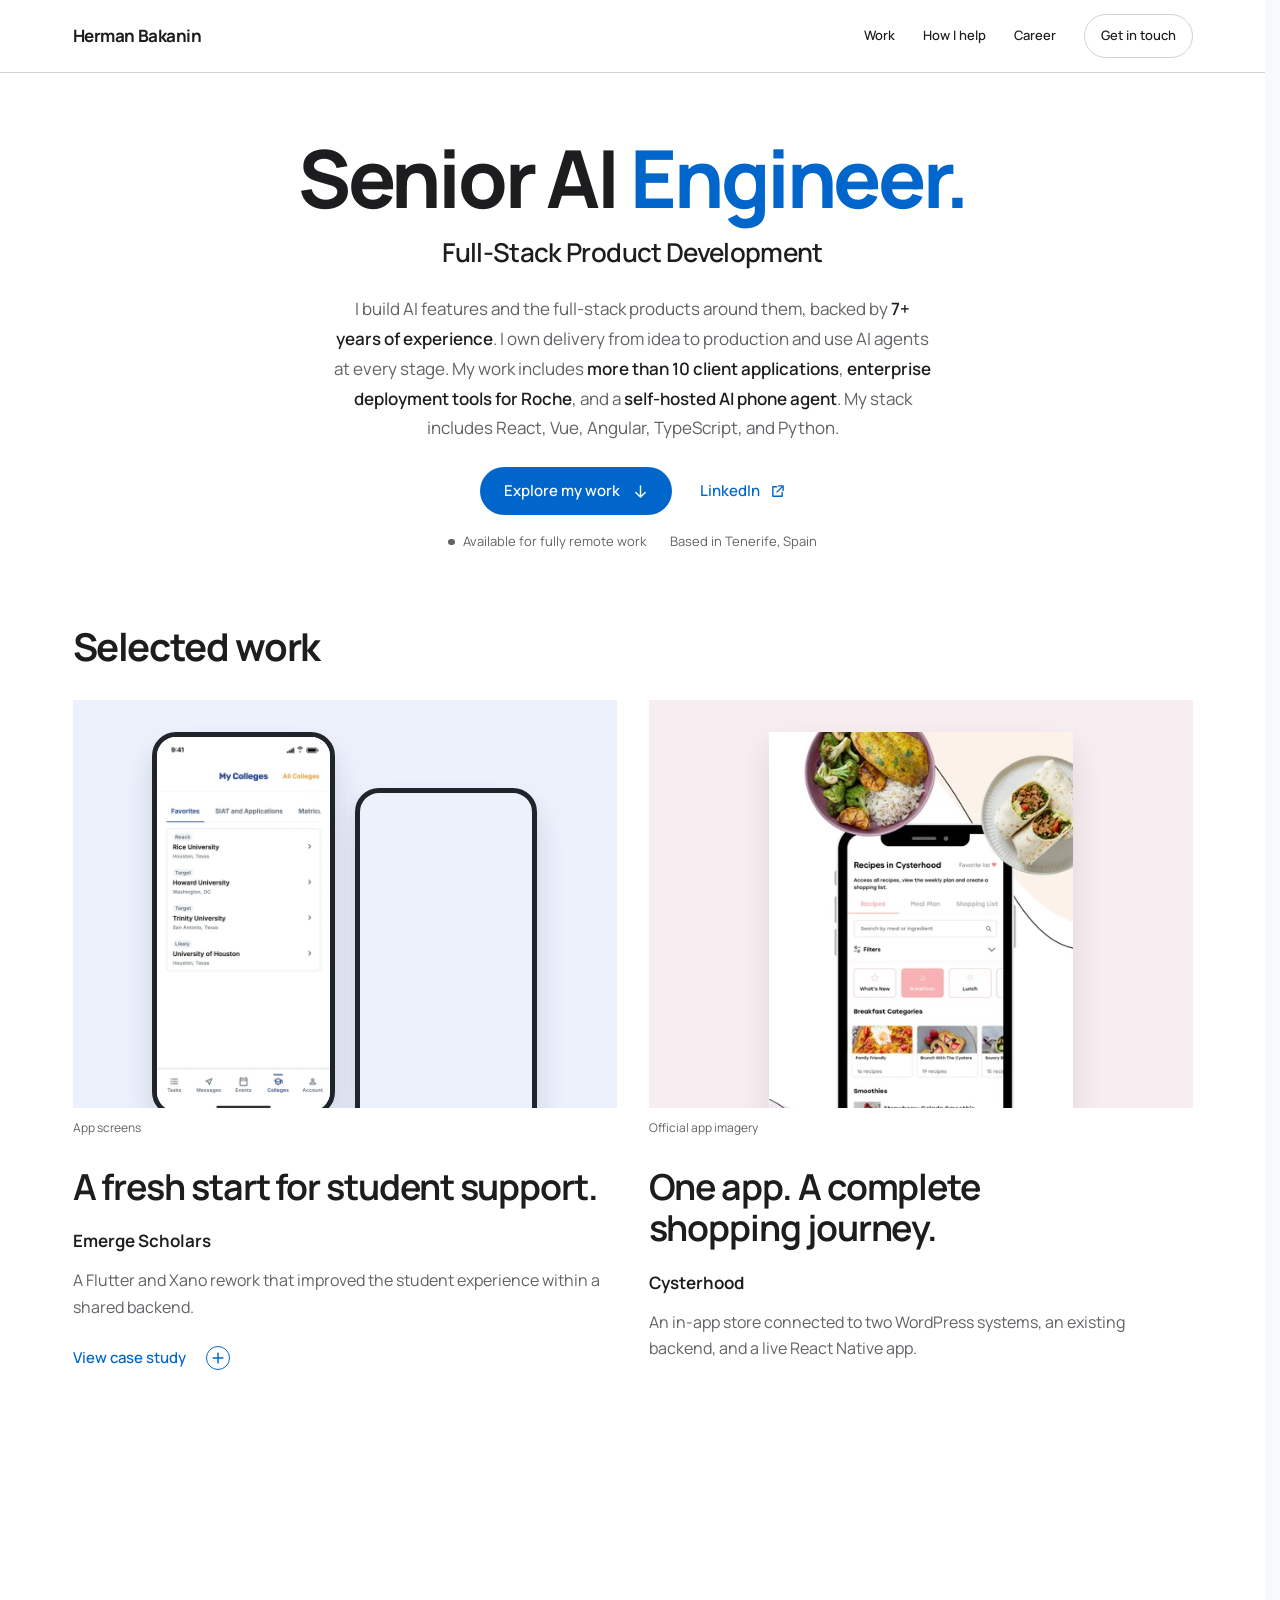
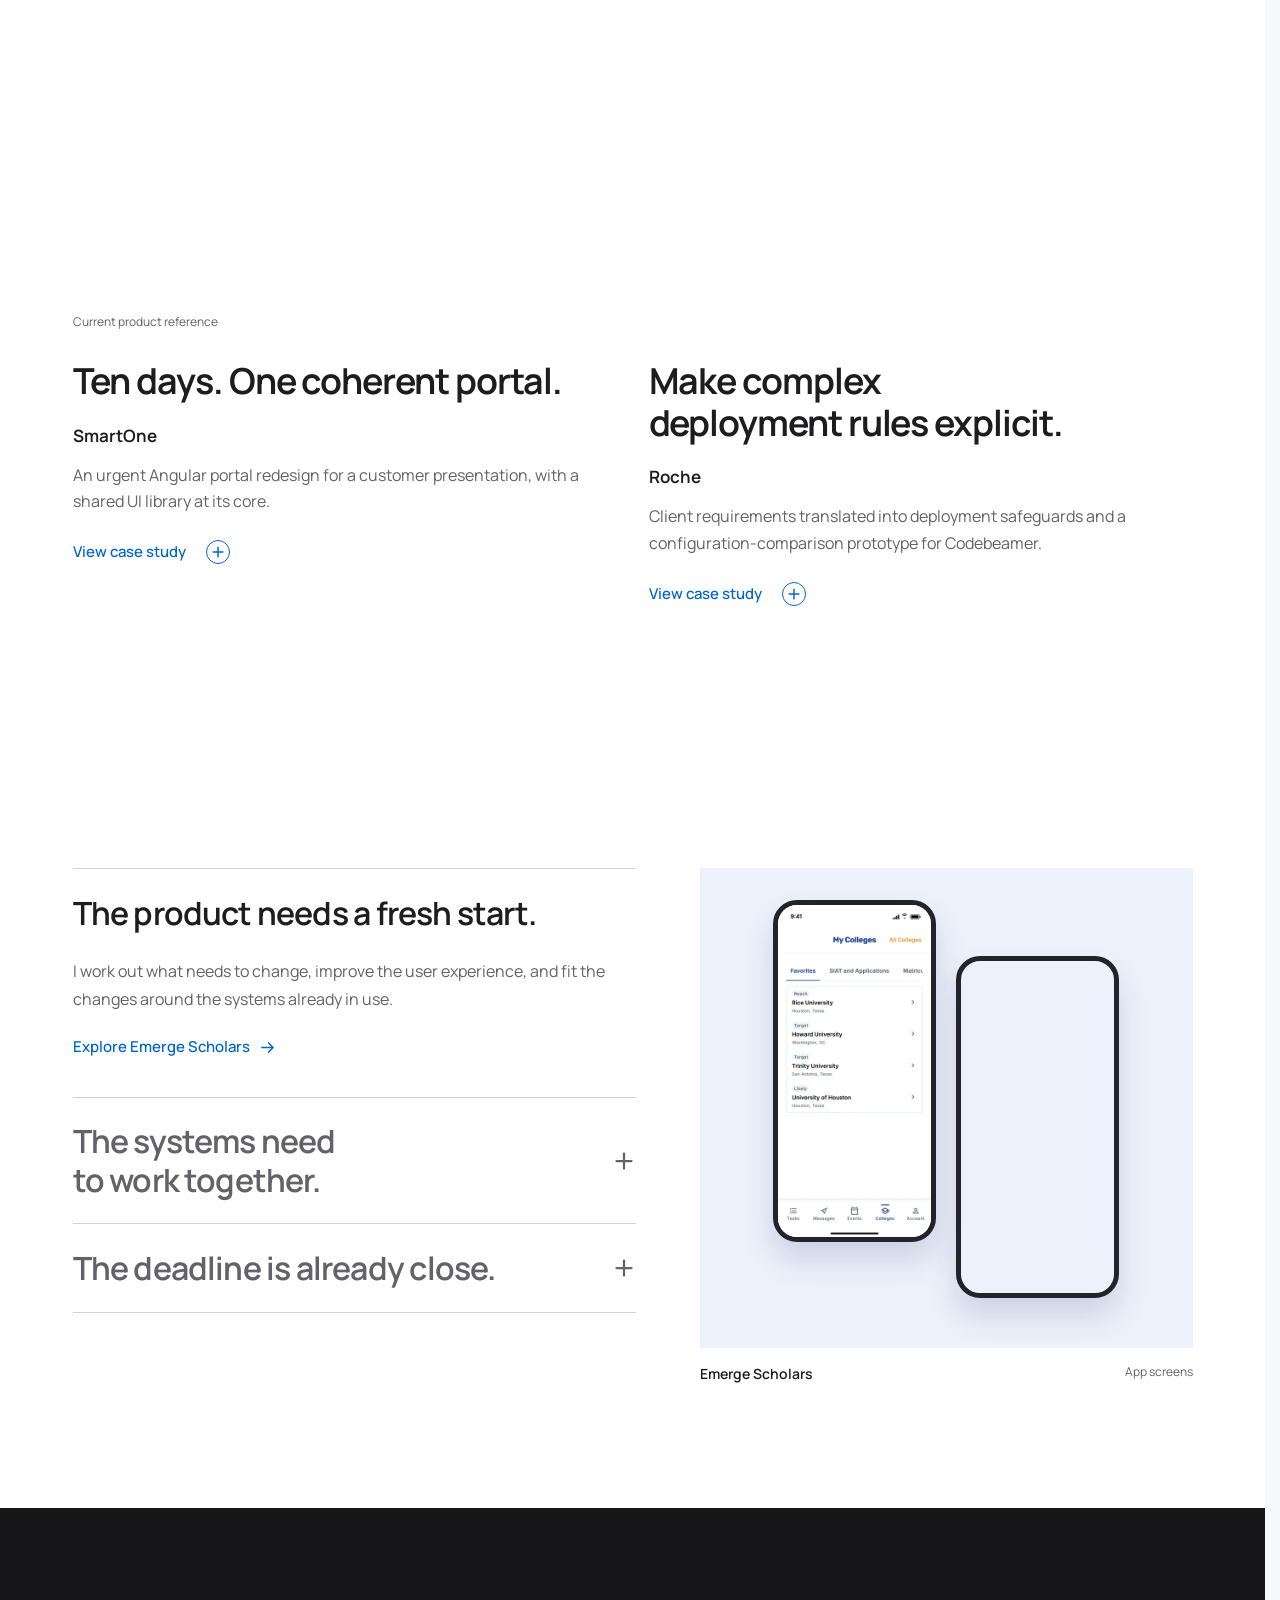
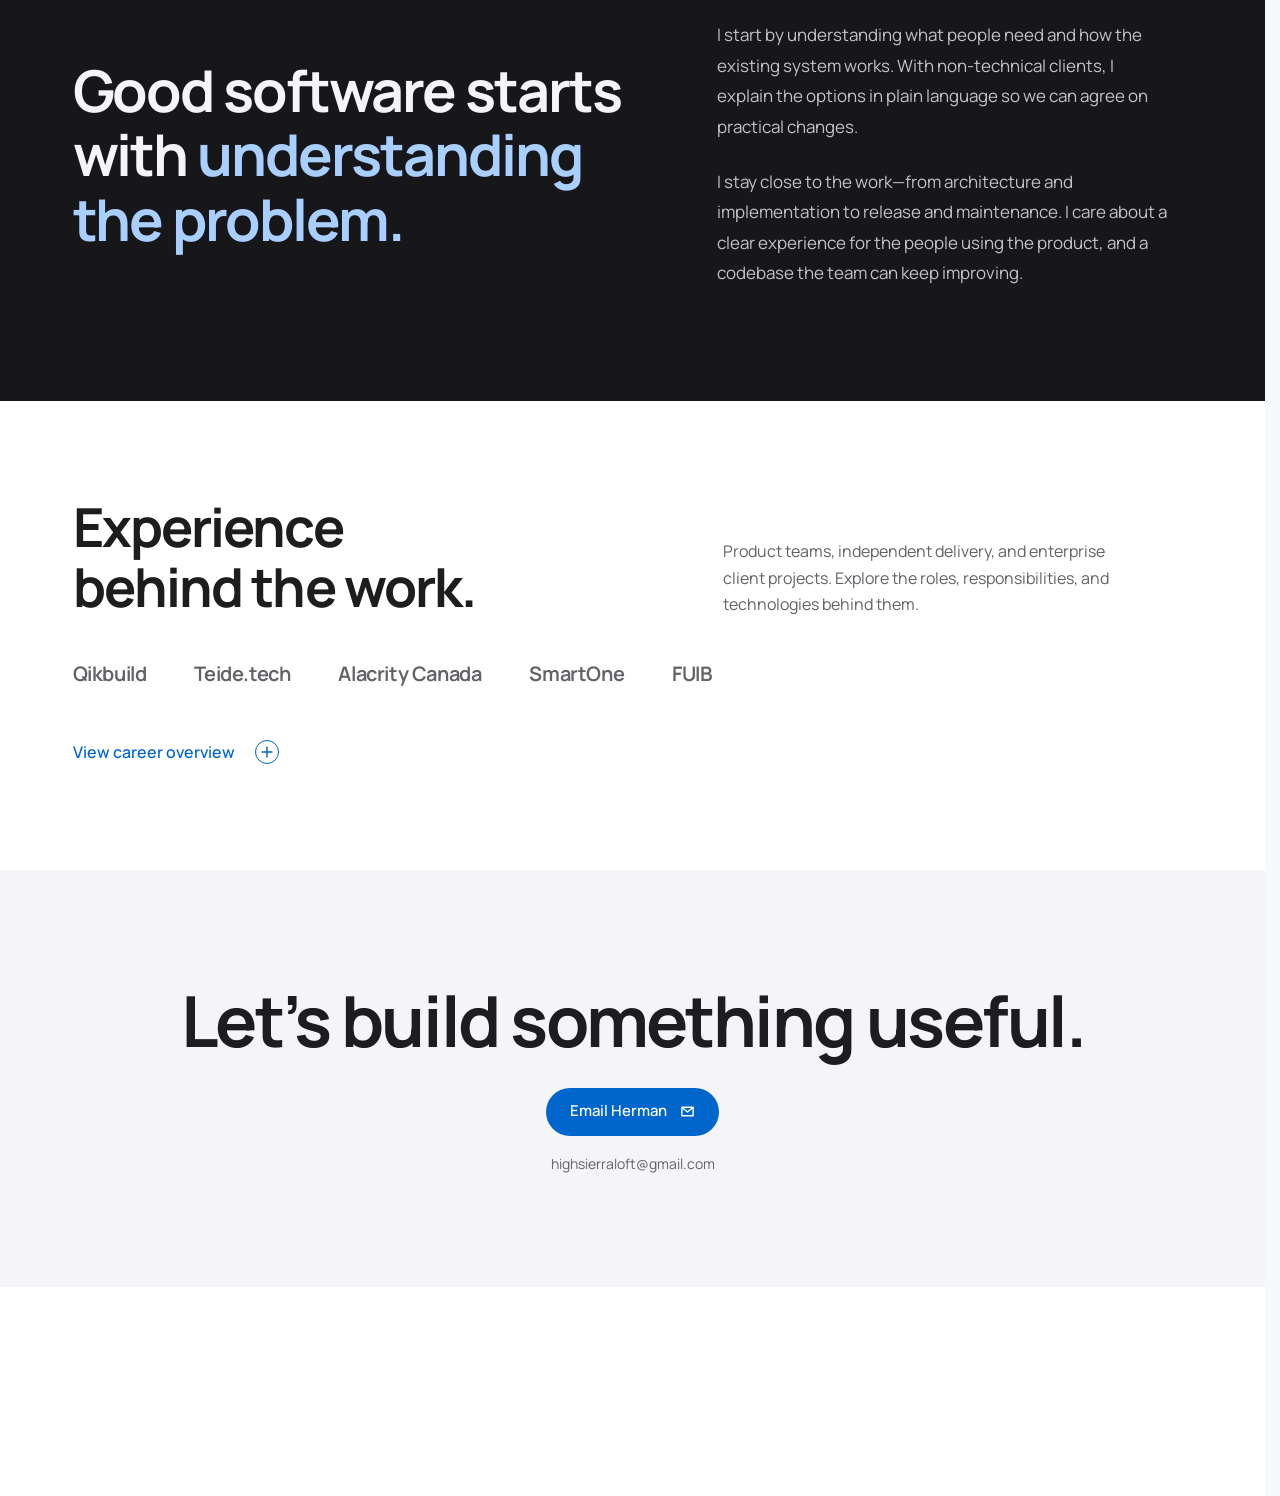
<file: index.html>
<!DOCTYPE html><html lang="en"><head><meta charset="UTF-8"><meta name="viewport" content="width=device-width, initial-scale=1"><link rel="preload" href="/_astro/manrope-latin-wght-normal.DHIcAJRg.woff2" as="font" type="font/woff2" crossorigin><meta name="description" content="I build AI features and the full-stack products around them, backed by 7+ years of experience. I own delivery from idea to production and use AI agents at every stage. My work includes more than 10 client applications, enterprise deployment tools for Roche, and a self-hosted AI phone agent. My stack includes React, Vue, Angular, TypeScript, and Python."><meta name="author" content="Herman Bakanin"><meta name="robots" content="index, follow, max-snippet:-1, max-image-preview:large"><link rel="canonical" href="https://cv.evquee.com/"><meta property="og:type" content="profile"><meta property="og:title" content="Herman Bakanin — Senior AI Engineer"><meta property="og:description" content="I build AI features and the full-stack products around them, backed by 7+ years of experience. I own delivery from idea to production and use AI agents at every stage. My work includes more than 10 client applications, enterprise deployment tools for Roche, and a self-hosted AI phone agent. My stack includes React, Vue, Angular, TypeScript, and Python."><meta property="og:url" content="https://cv.evquee.com/"><meta property="og:site_name" content="Herman Bakanin"><meta name="twitter:card" content="summary"><meta name="twitter:title" content="Herman Bakanin — Senior AI Engineer"><meta name="twitter:description" content="I build AI features and the full-stack products around them, backed by 7+ years of experience. I own delivery from idea to production and use AI agents at every stage. My work includes more than 10 client applications, enterprise deployment tools for Roche, and a self-hosted AI phone agent. My stack includes React, Vue, Angular, TypeScript, and Python."><script type="application/ld+json">{"@context":"https://schema.org","@type":"ProfilePage","@id":"https://cv.evquee.com/#profile","url":"https://cv.evquee.com/","name":"Herman Bakanin — Senior AI Engineer","inLanguage":"en","mainEntity":{"@type":"Person","@id":"https://cv.evquee.com/#person","name":"Herman Bakanin","url":"https://cv.evquee.com/","jobTitle":"Senior AI Engineer","description":"I build AI features and the full-stack products around them, backed by 7+ years of experience. I own delivery from idea to production and use AI agents at every stage. My work includes more than 10 client applications, enterprise deployment tools for Roche, and a self-hosted AI phone agent. My stack includes React, Vue, Angular, TypeScript, and Python.","email":"highsierraloft@gmail.com","homeLocation":{"@type":"Place","name":"Tenerife, Spain"},"sameAs":["https://www.linkedin.com/in/herman-bakanin/"],"knowsAbout":["Claude Code","Codex","Cursor","AI-assisted SDLC","Agentic workflows","MCP","TypeScript","JavaScript","Python","SQL","Java (about 6 months)","React (about 5 years)","Vue (3 years)","Angular","HTML","CSS","Node.js","REST APIs","PostgreSQL","Firebase","Redis","Pinecone (vector database)","Spring Boot","Git","Automated Testing","CI/CD","Docker","OpenAPI"]}}</script><link rel="icon" type="image/svg+xml" href="/favicon.svg" sizes="any"><title>Herman Bakanin — Senior AI Engineer</title><style>@media screen and (prefers-reduced-motion: no-preference) {
  html[data-assembly-boot] :where(.builder-hero,#product-work > .builder-section__heading,#product-work .case-preview,#bring-me-in,#how-i-work,#career,#contact,.builder-footer, #case-viewer [data-case-body] > :not(.case-toolbar):not(.detail-footer)) { opacity: 0 !important; }
}</style><script data-assembly data-stylesheet="/_astro/assembly.BFaO5-Lb.css">
  (() => {
    const mount = document.currentScript;
    const root = document.documentElement;
    if (matchMedia("(prefers-reduced-motion: reduce)").matches) {
      mount.dataset.state = "reduced";
      return;
    }
    mount.dataset.state = "preparing";
    root.dataset.assemblyBoot = "";
    const showStatic = () => {
      if (mount.dataset.state !== "preparing") return;
      mount.dataset.state = "static";
      delete root.dataset.assemblyBoot;
    };
    setTimeout(showStatic, 2000);
    window.addEventListener("error", showStatic, { once: true });
    window.addEventListener("pagehide", showStatic, { once: true });
  })();
</script><script type="module" src="/_astro/AssemblyAnimation.astro_astro_type_script_index_0_lang.DvcsrJrO.js"></script><style>body[data-layout=web]{color:#1d1d1f;background:#fff}.builder-site{--builder-bg:#fff;--builder-panel:#f5f5f7;--builder-ink:#1d1d1f;--builder-muted:#626267;--builder-rule:#d2d2d7;--builder-blue:#06c;--builder-button:#06c;--builder-nav:#ffffffe0;--color-text:var(--builder-ink);--color-text-strong:var(--builder-ink);--color-text-muted:var(--builder-muted);--color-text-subtle:var(--builder-muted);--color-link:var(--builder-blue);--color-client:var(--builder-muted);--color-focus:var(--builder-blue);--color-rule:var(--builder-rule);background:var(--builder-bg);color:var(--builder-ink);scrollbar-color:var(--builder-muted) var(--builder-panel);caret-color:var(--builder-blue);overflow-wrap:anywhere;font-size:1.0625rem;line-height:1.65}.builder-site ::selection{color:#1d1d1f;background:#cce3fc}.builder-site h1,.builder-site h2,.builder-site h3,.builder-site h4{color:var(--builder-ink)}.builder-site a{text-decoration:none}.builder-site a:hover{color:var(--builder-blue)}.builder-site a:focus-visible{outline:3px solid var(--builder-blue);outline-offset:5px}.builder-site a:active{opacity:.72}.builder-site section,.builder-site [id$=-heading],#main-content{scroll-margin-top:6rem}.builder-site .icon{vertical-align:-.1em;flex:none;width:1em;height:1em;display:inline-block}.builder-skip{z-index:20;background:var(--builder-bg);padding:.75rem 1rem;position:fixed;top:.75rem;left:1rem;transform:translateY(-200%)}.builder-skip:focus{transform:translateY(0)}.builder-nav{z-index:10;background:var(--builder-bg);border-bottom:1px solid var(--builder-rule);position:sticky;top:0}.builder-nav__inner{flex-wrap:wrap;justify-content:space-between;align-items:center;gap:.5rem 1rem;width:min(100% - 4rem,70rem);min-height:4.5rem;margin-inline:auto;padding-block:.5rem;display:flex}.builder-nav__name{letter-spacing:-.025em;font-size:1.0625rem;font-weight:720}.builder-nav__links{align-items:center;gap:1.75rem;font-size:.8125rem;font-weight:550;display:flex}.builder-nav a{align-items:center;min-height:44px;display:inline-flex}.builder-nav .builder-nav__contact{border:1px solid var(--builder-rule);border-radius:2rem;padding:.3rem 1rem;transition:border-color .18s,background-color .18s}.builder-nav__contact:hover{border-color:var(--builder-blue);background:var(--builder-panel)}.builder-reading-progress{display:none}@supports (backdrop-filter:blur(20px)){.builder-nav{background:var(--builder-nav);backdrop-filter:saturate(140%)blur(20px)}}.builder-hero{text-align:center;width:min(100% - 4rem,70rem);margin-inline:auto;padding-block:clamp(3.5rem,5vw,5rem) 3rem}.builder-hero h1{letter-spacing:-.04em;perspective:1000px;font-size:clamp(3rem,7vw,5rem);font-weight:740;line-height:1.03}.builder-hero__word{transform-origin:50% 100%;max-width:100%;display:inline-block}.builder-hero__word--last{color:var(--builder-blue)}.builder-hero__copy{max-width:40rem;margin-inline:auto}.builder-hero__intro{min-width:0}.builder-hero__role{letter-spacing:-.025em;margin-top:1rem;font-size:clamp(1.25rem,2.1vw,1.625rem);font-weight:580;line-height:1.35}.builder-hero__bio{max-width:60ch;color:var(--builder-muted);margin:1.5rem auto 0;font-size:1.0625rem;line-height:1.75}.builder-hero__bio strong{color:var(--builder-ink);font-weight:580}.builder-hero__actions{flex-wrap:wrap;justify-content:center;align-items:center;gap:1rem 1.75rem;margin-top:1.5rem;display:flex}.builder-button{background:var(--builder-button);color:#fff;border-radius:2rem;justify-content:center;align-items:center;gap:.8rem;min-height:3rem;padding:.65rem 1.5rem;font-size:.9375rem;font-weight:550;transition:background-color .16s,transform .16s;display:inline-flex}.builder-site .builder-button:hover{color:#fff;background:#0056ad}.builder-site .builder-button:active{opacity:1;transform:scale(.97)}.builder-text-link{min-height:44px;color:var(--builder-blue);align-items:center;gap:.65rem;font-size:.9375rem;font-weight:550;display:inline-flex}.builder-text-link:hover{text-underline-offset:.25em;text-decoration:underline}.builder-text-link .icon,.builder-button .icon{transition:transform .22s cubic-bezier(.16,1,.3,1)}.builder-text-link:hover .icon{transform:translate(2px,-2px)}.builder-text-link[href^=\#]:hover .icon,.builder-button[href^=\#]:hover .icon{transform:translateY(3px)}.builder-text-link[data-detail-target]:hover .icon{transform:translate(3px)}.builder-hero__status{color:var(--builder-muted);flex-wrap:wrap;justify-content:center;align-items:center;gap:.5rem 1.5rem;margin-top:1rem;font-size:.8125rem;display:flex}.builder-availability{align-items:center;gap:.5rem;display:inline-flex}.builder-availability:before{content:"";background:currentColor;border-radius:50%;width:.4rem;height:.4rem}.builder-section{width:min(100% - 4rem,70rem);margin-inline:auto;padding-block:6rem}.builder-section__heading{grid-template-columns:1.25fr 1fr;align-items:end;gap:4rem;margin-bottom:4rem;display:grid}.builder-section__heading:has(>h2:only-child){grid-template-columns:1fr}.builder-section h2,.builder-contact h2{letter-spacing:-.035em;font-size:clamp(2.25rem,4.2vw,3.5rem);font-weight:690;line-height:1.12}.builder-section h2 span{color:var(--builder-muted)}.builder-section__heading>p{max-width:40ch;color:var(--builder-muted);font-size:1rem}.builder-work{padding-top:1.5rem;padding-bottom:3rem}.builder-work .builder-section__heading{margin-bottom:2rem;display:block}.builder-work h2{font-size:clamp(2rem,3vw,2.5rem)}.builder-contact{text-align:center;background:var(--builder-panel);padding:7rem 1.5rem}.builder-contact h2{font-size:clamp(2.5rem,5.5vw,4.5rem);line-height:1.1}.builder-contact>a{margin-top:1.75rem}.builder-contact__email{color:var(--builder-muted);margin-top:1rem;font-size:.875rem}.builder-footer{text-align:center;width:min(100% - 4rem,70rem);margin-inline:auto;padding-block:2.5rem 1.5rem}.builder-download{min-height:44px;color:var(--builder-muted);text-underline-offset:.25em;align-items:center;gap:.6rem;font-size:.8125rem;display:inline-flex;text-decoration:underline!important}.builder-footer__details{border-top:1px solid var(--builder-rule);color:var(--builder-muted);flex-wrap:wrap;justify-content:space-between;align-items:center;gap:.5rem 2rem;margin-top:2rem;padding-top:1.5rem;font-size:.75rem;display:flex}.builder-footer__details a{align-items:center;gap:.5rem;min-height:44px;display:inline-flex}@media (prefers-reduced-motion:no-preference){@supports (animation-timeline:scroll()){.builder-reading-progress{background:var(--builder-blue);transform-origin:0;height:2px;animation:linear both builder-reading;display:block;position:absolute;inset:auto 0 -1px;transform:scaleX(0);animation-timeline:scroll(root)!important}@keyframes builder-reading{0%{transform:scaleX(0)}to{transform:scaleX(1)}}}}@media (width<=760px){.builder-nav__inner,.builder-section,.builder-hero,.builder-footer{width:calc(100% - 3rem)}.builder-nav__inner{gap:.5rem .75rem;width:calc(100% - 2rem);min-height:4rem}.builder-nav__links{flex-wrap:wrap;gap:.5rem .75rem}.builder-nav__links>a:not(.builder-nav__contact):not(.builder-nav__career){display:none}.builder-nav .builder-nav__contact{padding-inline:.8rem;font-size:.75rem}.builder-nav__name{font-size:.875rem}.builder-hero{text-align:left;padding-block:3rem 3.5rem}.builder-hero__copy,.builder-hero__bio{margin-inline:0}.builder-hero__actions,.builder-hero__status{justify-content:flex-start}.builder-hero__role{max-width:none;font-size:1.25rem}.builder-hero__bio{font-size:1rem}.builder-hero__actions{gap:1rem 1.5rem}.builder-hero__status{font-size:.75rem}.builder-section{padding-block:4rem}.builder-section__heading{grid-template-columns:1fr;gap:1.5rem;margin-bottom:3rem}.builder-section__heading>p{max-width:40ch;font-size:1rem}.builder-work{padding-top:1rem;padding-bottom:1rem}.builder-contact{padding-block:4.5rem}.builder-footer__details{justify-content:center;justify-items:center;gap:.25rem;display:grid}}@media (prefers-color-scheme:dark){body[data-layout=web]{color-scheme:dark;background:#101012}.builder-site{--builder-bg:#101012;--builder-panel:#1b1b1e;--builder-ink:#f5f5f7;--builder-muted:#b0b0b6;--builder-rule:#414147;--builder-blue:#69b3ff;--builder-nav:#101012e0}}@media (prefers-reduced-transparency:reduce),(prefers-contrast:more){.builder-nav{background:var(--builder-bg);backdrop-filter:none}}@media (prefers-contrast:more){.builder-site{--builder-muted:var(--builder-ink);--builder-rule:var(--builder-ink)}}@media (forced-colors:active){.builder-site{--builder-bg:Canvas;--builder-panel:Canvas;--builder-ink:CanvasText;--builder-muted:CanvasText;--builder-blue:LinkText;--builder-rule:CanvasText}.builder-button{border:1px solid buttontext}.builder-nav{backdrop-filter:none;background:canvas}}html:has(.builder-site){scrollbar-gutter:stable}.case-grid{grid-template-columns:repeat(2,minmax(0,1fr));gap:4.5rem 2rem;display:grid}.case-preview{min-width:0}.case-section-description{margin-top:1.25rem;line-height:1.7}.case-contact{margin-top:2rem}.case-preview__visual-link{display:block}.case-preview__title-link:hover{text-underline-offset:.15em;text-decoration:underline}.case-preview:has(.case-preview__visual-link:hover) .case-preview__title-link{color:var(--builder-blue);text-underline-offset:.15em;text-decoration:underline}.case-preview__copy{padding:1.75rem 0 0}.builder-site .case-preview__copy>h3{letter-spacing:-.03em;font-size:clamp(1.75rem,2.8vw,2.5rem);font-weight:650;line-height:1.16}.case-preview__company{margin-top:1.25rem;font-size:1.0625rem;font-weight:650}.case-preview__summary{max-width:65ch;color:var(--builder-muted);margin-top:.75rem;font-size:1rem}.case-preview__media-note{color:var(--builder-muted);margin-top:.65rem;font-size:.75rem}.case-open{min-height:44px;color:var(--builder-blue);cursor:pointer;justify-content:space-between;align-items:center;gap:1.25rem;margin-top:1rem;padding:.4rem 0;font-size:.9375rem;font-weight:550;list-style:none;display:inline-flex}.case-open::-webkit-details-marker{display:none}.case-open:hover{text-underline-offset:.25em;text-decoration:underline}.case-open .icon{border:1px solid;border-radius:50%;width:1.5rem;height:1.5rem;padding:.2rem;transition:transform .2s}.case-open:hover .icon{transform:rotate(90deg)}.case-open:focus-visible{outline:3px solid var(--builder-blue);outline-offset:5px}.case-preview:has(.case-source[open]){grid-column:1/-1}.case-source[open]>.case-body{border-top:1px solid var(--builder-rule);margin-top:2rem}.case-source[open]>summary .icon{transform:rotate(45deg)}.case-visual{isolation:isolate;justify-content:center;align-items:flex-start;gap:1.25rem;height:clamp(19rem,31vw,27rem);padding:2rem 2rem 0;display:flex;position:relative;overflow:hidden}.case-visual--emerge{background:#edf1fc}.case-visual--cysterhood{background:#f7eef1}.case-visual--smartone{background:#eeedf7}.case-visual--roche{background:#e8f1fa;align-items:center;padding-block:2rem}.case-visual__image{object-fit:contain;width:auto;max-width:100%;height:auto;display:block}.case-visual--emerge .case-visual__image{border:5px solid #22242b;border-radius:1.5rem;width:38%;max-width:12rem;box-shadow:0 18px 30px #1b2b4e26}.case-visual--emerge .case-visual__image--second{margin-top:3.5rem}.case-visual--cysterhood{align-items:center;padding:1.75rem}.case-visual--cysterhood .case-visual__image{width:auto;height:100%;box-shadow:0 16px 30px #4b25311f}.case-visual--smartone{align-items:center;padding:2rem 1.5rem}.case-visual--smartone .case-visual__image{object-fit:contain;width:100%;max-height:100%;box-shadow:0 18px 30px #2f245524}.case-visual--independent{background:var(--builder-panel);align-items:center}.case-visual--independent .case-visual__image{object-fit:contain;width:100%;max-height:100%}.case-visual__type{text-align:center;color:#175594}.case-visual__type>span{letter-spacing:-.04em;font-size:clamp(3.5rem,6vw,5.5rem);font-weight:720;line-height:1.1;display:block}.case-visual__type>p{max-width:24ch;margin:1rem auto 0;font-size:1rem}.case-preview__visual-link .case-visual{aspect-ratio:4/3;height:auto;padding:clamp(1.5rem,3vw,2rem)}.case-preview__visual-link .case-visual--cysterhood{align-items:flex-start}.case-preview__visual-link .case-visual--cysterhood .case-visual__image{width:min(70%,19rem);height:auto}@media (hover:hover) and (prefers-reduced-motion:no-preference){.case-preview__visual-link .case-visual__image{transition:transform .18s}.case-preview__visual-link:hover .case-visual__image{transform:translateY(-3px)}}.case-dialog{overscroll-behavior:contain;background:var(--builder-bg);width:min(68rem,100% - 4rem);max-width:none;max-height:calc(100dvh - 4rem);color:var(--builder-ink);border:0;border-radius:20px;margin:auto;padding:0;overflow:hidden auto;box-shadow:0 24px 80px #0000003d}.case-dialog::backdrop{backdrop-filter:blur(14px)saturate(70%);background:#0000007a}.case-body{background:var(--builder-bg);min-width:0;color:var(--builder-ink)}.case-toolbar{background:var(--builder-bg);min-height:4.5rem;color:var(--builder-muted);z-index:2;justify-content:space-between;align-items:center;gap:1rem;padding:.75rem 2rem;font-size:.875rem;font-weight:550;display:flex}.case-dialog .case-toolbar{position:sticky;top:0}.case-close,.case-done,.detail-footer{display:none}.case-dialog .case-close{background:var(--builder-panel);width:44px;height:44px;color:var(--builder-ink);cursor:pointer;border:0;border-radius:50%;flex:none;place-items:center;padding:0;transition:background-color .16s,transform .16s;display:grid}.case-close .icon{width:1.375rem;height:1.375rem}.case-close:hover{background:var(--builder-rule)}.case-close:active{transform:scale(.94)}.case-intro{padding:2rem 4.5rem 3rem}.builder-site .case-intro h2{letter-spacing:-.035em;font-size:clamp(2.5rem,5vw,4rem);font-weight:690;line-height:1.08}.case-intro__summary{max-width:54ch;color:var(--builder-muted);margin-top:1.75rem;font-size:1.125rem;line-height:1.65}.case-intro__relationship{color:var(--builder-muted);margin-top:1rem;font-size:.8125rem}.case-facts{border-top:1px solid var(--builder-rule);grid-template-columns:repeat(3,minmax(0,1fr));gap:2rem;margin-top:2.5rem;padding-top:1.75rem;display:grid}.case-facts dt{color:var(--builder-muted);font-size:.75rem}.case-facts dd{margin:.5rem 0 0;font-size:1.0625rem;font-weight:600;line-height:1.4}.case-body>.case-visual{height:31rem;padding-top:2.5rem}.case-body>.case-visual--emerge .case-visual__image{width:30%;max-width:15rem}.case-body>.case-visual--cysterhood{padding-block:2rem}.case-body>.case-visual--smartone{padding:2rem 4.5rem}.case-body>.case-visual--independent{height:auto;padding:2rem 4.5rem}.case-body>.case-visual--independent .case-visual__image,.case-body:has(>.case-visual--independent) .case-gallery figure{max-width:56rem}.case-narrative{padding:4rem 4.5rem}.case-chapter{grid-template-columns:.8fr 1.2fr;gap:3rem;display:grid}.case-chapter+.case-chapter{margin-top:3rem}.builder-site .case-chapter h3{letter-spacing:-.025em;font-size:clamp(1.5rem,2.4vw,2rem);font-weight:650;line-height:1.2}.case-chapter p{max-width:65ch;font-size:1rem;line-height:1.8}.case-chapter p+p{margin-top:1rem}.case-gallery{background:var(--builder-panel);grid-template-columns:repeat(auto-fit,minmax(min(14rem,100%),1fr));align-items:start;gap:1.5rem;padding:3rem 3rem 2rem;display:grid}.case-gallery figure{justify-self:center;width:100%;max-width:26rem;margin:0}.case-gallery img{width:100%;height:auto;display:block}.case-ending{padding:4rem 4.5rem}.case-takeaway{letter-spacing:-.025em;font-size:clamp(1.75rem,3vw,2.5rem);font-weight:650;line-height:1.2}.case-technologies,.case-links{flex-wrap:wrap;gap:.5rem 1rem;margin-top:1.75rem;list-style:none;display:flex}.case-technologies{color:var(--builder-muted);font-size:.875rem}.case-links a{min-height:44px;color:var(--builder-blue);align-items:center;gap:.5rem;font-size:.9375rem;display:inline-flex}.case-links a:hover{text-decoration:underline}.case-dialog .detail-footer{padding:1.5rem;padding-bottom:max(1.5rem, env(safe-area-inset-bottom));border-top:1px solid var(--builder-rule);justify-content:center;display:flex}.case-dialog .case-done{border:1px solid var(--builder-rule);background:var(--builder-panel);max-width:100%;min-height:44px;color:var(--builder-ink);font:inherit;cursor:pointer;border-radius:2rem;justify-content:center;align-items:center;gap:.75rem;margin:0;padding:.625rem 1.125rem;font-size:.875rem;line-height:1.5;transition:background-color .16s,transform .16s;display:inline-flex}.case-done:hover{background:var(--builder-rule)}.case-done:active{opacity:.72;transform:scale(.98)}.visually-hidden{clip-path:inset(50%);white-space:nowrap;border:0;width:1px;height:1px;margin:-1px;padding:0;position:absolute;overflow:hidden}@media (width<=760px){.case-grid{grid-template-columns:1fr;gap:3rem}.case-preview__copy{padding-top:1.5rem}.case-visual{height:22rem;padding-inline:1rem}.case-dialog{border-radius:16px;width:calc(100% - 1rem);max-height:calc(100dvh - 1rem)}.case-toolbar{min-height:4rem;padding:.5rem 1rem}.case-intro{padding:1.5rem 1.5rem 2rem}.builder-site .case-intro h2{font-size:clamp(2rem,8vw,3rem)}.case-intro__summary{margin-top:1.25rem;font-size:1rem}.case-facts{grid-template-columns:1fr;gap:1.25rem;margin-top:1.75rem}.case-facts div{grid-template-columns:1fr 1.3fr;align-items:baseline;gap:1rem;display:grid}.case-facts dd{margin-top:0;font-size:1rem}.case-body>.case-visual{height:25rem}.case-body>.case-visual--emerge .case-visual__image{width:43%}.case-body>.case-visual--smartone{height:auto;min-height:15rem;padding:1.5rem 1rem}.case-body>.case-visual--independent{padding:1.5rem 1rem}.case-narrative{padding:2.5rem 1.5rem}.case-chapter{grid-template-columns:1fr;gap:1rem}.case-chapter+.case-chapter{margin-top:2.5rem}.case-gallery{padding:2rem 1.5rem}.case-ending{padding:2.5rem 1.5rem}}@media (prefers-reduced-motion:no-preference){.case-dialog[open]::backdrop{animation:.22s ease-out case-backdrop-in}.case-dialog[data-closing]::backdrop{animation:.14s ease-in forwards case-backdrop-out}@keyframes case-backdrop-in{0%{opacity:0}to{opacity:1}}@keyframes case-backdrop-out{0%{opacity:1}to{opacity:0}}}@media (prefers-reduced-transparency:reduce),(prefers-contrast:more){.case-dialog::backdrop{backdrop-filter:none;background:#000000d1}}@media (forced-colors:active){.case-dialog{border:1px solid canvastext}.case-dialog .case-close,.case-dialog .case-done{border:1px solid buttontext}}.builder-situations{padding-top:5rem}.situations-layout{position:relative}.situation{border-top:1px solid var(--builder-rule)}.situation:last-child{border-bottom:1px solid var(--builder-rule)}.situation>summary{cursor:pointer;justify-content:space-between;align-items:center;gap:1.5rem;min-height:5.5rem;padding-block:1.5rem;list-style:none;display:flex}.situation>summary::-webkit-details-marker{display:none}.builder-site .situation h3{min-width:0;color:var(--builder-muted);letter-spacing:-.025em;font-size:clamp(1.5rem,2.5vw,2rem);font-weight:620;line-height:1.2;transition:color .16s}.situation[open]:not([data-expanded=false]) h3,.situation>summary:hover h3{color:var(--builder-ink)}.situation>summary>.icon{width:1.5rem;height:1.5rem;color:var(--builder-muted);transition:transform .22s cubic-bezier(.22,1,.36,1),color .16s}.situation[open]:not([data-expanded=false])>summary>.icon{color:var(--builder-blue);transform:rotate(45deg)}.situation>summary:focus-visible{outline:3px solid var(--builder-blue);outline-offset:5px}.situation>summary:not([aria-disabled=true]):active{opacity:.72}.situation>summary[aria-disabled=true]{cursor:default}.situation>summary[aria-disabled=true]>.icon{visibility:hidden}.situation-content{padding-bottom:1.75rem}.situation[data-expanded] .situation-content{overflow:hidden}.situation-content>p{max-width:65ch;color:var(--builder-muted);font-size:1rem;line-height:1.75}.situation-content>a{margin-top:.75rem}.situation-media{margin:1.5rem 0 0}.situation-media figcaption{flex-wrap:wrap;justify-content:space-between;gap:.25rem 1rem;margin-top:.875rem;font-size:.875rem;font-weight:600;display:flex}.situation-media figcaption span{color:var(--builder-muted);font-size:.75rem;font-weight:400}.builder-personal{color:#f5f5f7;background:#17171a}.builder-personal>.builder-section{grid-template-columns:1.1fr .9fr;align-items:center;gap:4rem;padding-block:7rem;display:grid}.builder-personal h2{color:#f5f5f7;font-size:clamp(2.5rem,4.5vw,4rem)}.builder-personal h2 span{color:#a8cfff}.builder-personal__copy{color:#c2c2c8;max-width:48ch;font-size:1.0625rem;line-height:1.8}.builder-personal__copy p+p{margin-top:1.5rem}.career-preview .builder-section__heading{margin-bottom:2.5rem}.career-companies{color:var(--builder-muted);letter-spacing:-.02em;flex-wrap:wrap;gap:1.25rem 3rem;margin-bottom:1.5rem;font-size:1.25rem;font-weight:650;list-style:none;display:flex}.career-open{font-size:1rem}.career-source[open]>.career-body{text-align:left}@media (width>=960px){.situations-layout{min-height:34rem;padding-right:calc(44% + 4rem)}.situation-media{width:44%;margin:0;position:absolute;top:0;right:0}.situation-media .case-visual{height:30rem}}@media (width<=959px){.situation-media .case-visual{height:25rem}.builder-personal>.builder-section{grid-template-columns:1fr;gap:2rem;padding-block:5rem}.builder-personal__copy{max-width:60ch}}@media (width<=760px){.builder-situations{padding-top:3rem}.situation>summary{gap:1rem}.situation-media{display:none}.builder-personal>.builder-section{padding-block:4rem}.builder-personal__copy{font-size:1rem}.career-companies{gap:1rem 2rem;font-size:1.125rem}}@media (prefers-reduced-motion:no-preference){.situation[open] .situation-media{animation:.24s cubic-bezier(.16,1,.3,1) situation-reveal}@keyframes situation-reveal{0%{opacity:.5;transform:translateY(6px)}to{opacity:1;transform:none}}}@media (prefers-reduced-motion:reduce){.situation>summary>.icon{transition:none}}@media (forced-colors:active){.builder-personal,.builder-personal h2,.builder-personal h2 span,.builder-personal__copy{color:canvastext;background:canvas}}
:root{color-scheme:light;--color-canvas:#f8f9fb;--color-canvas-deep:#eef1f6;--color-surface:#fff;--color-structure:#e6ecfa;--color-structure-soft:#f0f2f6;--color-rule:#bdc8de;--color-text:#25324a;--color-text-strong:#07142d;--color-text-muted:#46546b;--color-text-subtle:#526079;--color-violet:#6546d6;--color-blue:#3659e3;--color-link:#2848c9;--color-client:#3343b8;--color-focus:#2848c9;--color-selection:#d9deff;--font-sans:"Manrope Variable", Manrope, system-ui, -apple-system, BlinkMacSystemFont, "Segoe UI", sans-serif;--font-size-entry:clamp(1rem, .96rem + .08vw, 1.02rem);--font-size-entry-nested:clamp(.9375rem, .9rem + .1vw, .98rem);--space-1:.25rem;--space-2:.5rem;--space-3:.75rem;--space-4:1rem;--space-5:1.5rem;--space-6:2rem;--space-7:3rem;--space-8:4.5rem;--radius-sm:.3rem;--radius-md:.7rem;--content-max:78rem;--section-content-max:46rem;--reading-max:72ch;--focus-ring-width:.1875rem;--focus-ring-offset:.1875rem;--motion-fast:.16s;--motion-medium:.36s;--motion-reveal:.52s;--ease-out:cubic-bezier(.22, 1, .36, 1)}@font-face{font-family:Manrope Variable;font-style:normal;font-display:swap;font-weight:200 800;src:url(/_astro/manrope-latin-wght-normal.DHIcAJRg.woff2)format("woff2-variations");unicode-range:U+??,U+131,U+152-153,U+2BB-2BC,U+2C6,U+2DA,U+2DC,U+304,U+308,U+329,U+2000-206F,U+20AC,U+2122,U+2191,U+2193,U+2212,U+2215,U+FEFF,U+FFFD}*,:before,:after{box-sizing:border-box}html{background:var(--color-canvas);min-width:320px;color:var(--color-text);font-family:var(--font-sans);font-synthesis:none;text-rendering:optimizelegibility}body{background:var(--color-canvas);min-height:100vh;color:var(--color-text);margin:0;font-size:clamp(.9375rem,.91rem + .12vw,1rem);line-height:1.65}h1,h2,h3,h4,p,ul,ol,dl,dd{margin-block:0}ul,ol{padding-inline-start:0}h1,h2,h3,h4{color:var(--color-text-strong);text-wrap:balance;font-weight:650;line-height:1.18}p,li,dd{text-wrap:pretty}a{color:inherit;overflow-wrap:anywhere;text-underline-offset:.2em;text-decoration-thickness:.08em}a:hover{color:var(--color-text-strong)}:focus-visible{border-radius:var(--radius-sm);outline:var(--focus-ring-width) solid var(--color-focus);outline-offset:var(--focus-ring-offset)}::selection{background:var(--color-selection);color:var(--color-text-strong)}@media (prefers-reduced-motion:reduce){html{scroll-behavior:auto}*,:before,:after{scroll-behavior:auto!important;transition-duration:.01ms!important;animation-duration:.01ms!important;animation-iteration-count:1!important}}
</style></head><body data-layout="web" class="assembly-enabled"><div class="builder-site" id="top"><a class="builder-skip" href="#main-content">Skip to content</a><header class="builder-nav"><nav class="builder-nav__inner" aria-label="Main navigation"><a class="builder-nav__name" href="#top">Herman Bakanin</a><div class="builder-nav__links"><a href="#product-work">Work</a><a href="#bring-me-in">How I help</a><a class="builder-nav__career" href="#career-overview" data-detail-target="career-overview">Career</a><a class="builder-nav__contact" href="mailto:highsierraloft@gmail.com">Get in touch</a></div></nav><span class="builder-reading-progress" aria-hidden="true"></span></header><main id="main-content" tabindex="-1"><section class="builder-hero" aria-labelledby="builder-title"><div class="builder-hero__intro"><h1 id="builder-title"><span class="builder-hero__word">Senior</span> <span class="builder-hero__word">AI</span> <span class="builder-hero__word builder-hero__word--last">Engineer<span class="builder-hero__period" aria-hidden="true">.</span></span></h1><p class="builder-hero__role">Full-Stack Product Development</p></div><div class="builder-hero__copy"><p class="builder-hero__bio">I build AI features and the full-stack products around them, backed by <strong>7+ years of experience</strong>. I own delivery from idea to production and use AI agents at every stage. My work includes <strong>more than 10 client applications</strong>, <strong>enterprise deployment tools for Roche</strong>, and a <strong>self-hosted AI phone agent</strong>. My stack includes React, Vue, Angular, TypeScript, and Python.</p><div class="builder-hero__actions"><a class="builder-button" href="#product-work">Explore my work<svg class="icon" aria-hidden="true" width="16" height="16" viewBox="0 0 16 16" fill="none" xmlns="http://www.w3.org/2000/svg"><path d="M8 2v12m-5-5 5 5 5-5" stroke="currentColor" stroke-width="1.5" stroke-linecap="round" stroke-linejoin="round"></path></svg></a><a class="builder-text-link" href="https://www.linkedin.com/in/herman-bakanin/" rel="me">LinkedIn<svg class="icon" aria-hidden="true" width="16" height="16" viewBox="0 0 16 16" fill="none" xmlns="http://www.w3.org/2000/svg"><path d="M9 2h5v5m0-5L7.5 8.5M13 9v4H3V3h4" stroke="currentColor" stroke-width="1.5" stroke-linecap="round" stroke-linejoin="round"></path></svg></a></div><div class="builder-hero__status"><span class="builder-availability">Available for fully remote work</span><span>Based in Tenerife, Spain</span></div></div></section><section class="builder-work builder-section" id="product-work" aria-labelledby="product-work-heading"><div class="builder-section__heading"><h2 id="product-work-heading">Selected work</h2></div><div class="case-grid"><article class="case-preview" aria-labelledby="case-emerge-preview-title"><a class="case-preview__visual-link" href="#case-emerge-title" data-detail-target="case-emerge" aria-label="View Emerge Scholars case study"><div class="case-visual case-visual--emerge"><img class="case-visual__image" src="/case-studies/emerge-colleges-preview.webp" width="360" height="782" alt="Emerge college shortlist with sample universities" loading="lazy" decoding="async"><img class="case-visual__image case-visual__image--second" src="/case-studies/emerge-tasks-preview.webp" width="360" height="782" alt="Emerge student tasks organized by due date" loading="lazy" decoding="async"></div></a><p class="case-preview__media-note">App screens</p><div class="case-preview__copy"><h3 id="case-emerge-preview-title"><a class="case-preview__title-link" href="#case-emerge-title" data-detail-target="case-emerge">A fresh start for student support.</a></h3><p class="case-preview__company">Emerge Scholars</p><p class="case-preview__summary">A Flutter and Xano rework that improved the student experience within a shared backend.</p></div><details class="case-source" id="case-emerge"><summary class="case-open" data-case-open aria-label="View case study: Emerge Scholars">View case study <svg class="icon" aria-hidden="true" width="16" height="16" viewBox="0 0 16 16" fill="none" xmlns="http://www.w3.org/2000/svg"><path d="M8 3v10M3 8h10" stroke="currentColor" stroke-width="1.5" stroke-linecap="round"></path></svg></summary><article class="case-body case-body--emerge" data-case-body aria-labelledby="case-emerge-title"><div class="case-toolbar"><span>Emerge Scholars</span><button class="case-close" type="button" data-case-close aria-label="Close case study"><svg class="icon" aria-hidden="true" width="16" height="16" viewBox="0 0 16 16" fill="none" xmlns="http://www.w3.org/2000/svg"><path d="m4 4 8 8M12 4l-8 8" stroke="currentColor" stroke-width="1.5" stroke-linecap="round"></path></svg></button></div><header class="case-intro"><h2 id="case-emerge-title">A fresh start for student support.</h2><p class="case-intro__summary">A Flutter and Xano rework that improved the student experience within a shared backend.</p><p class="case-intro__relationship">Client engagement through Qikbuild</p><dl class="case-facts"><div><dt>Initial rework</dt><dd>About 3 weeks</dd></div><div><dt>My scope</dt><dd>App + backend</dd></div><div><dt>Follow-through</dt><dd>Ongoing maintenance</dd></div></dl></header><div class="case-visual case-visual--emerge"><img class="case-visual__image" src="/case-studies/emerge-colleges-preview.webp" width="360" height="782" alt="Emerge college shortlist with sample universities" loading="lazy" decoding="async"><img class="case-visual__image case-visual__image--second" src="/case-studies/emerge-tasks-preview.webp" width="360" height="782" alt="Emerge student tasks organized by due date" loading="lazy" decoding="async"></div><div class="case-narrative"><section class="case-chapter"><h3>Start with the whole system.</h3><div><p>The starting point was an existing FlutterFlow app with stability and usability problems. The client needed a better experience quickly.</p><p>The mobile app shared its Xano backend with other interfaces. A broad architecture change would affect more than the app.</p></div></section><section class="case-chapter"><h3>Improve the experience within the constraints.</h3><div><p>I reworked the Flutter app and its backend integration while keeping the shared architecture in place.</p><p>The work covered authentication, tasks, messages, events, and college workflows. I focused on clearer navigation, consistent screens, and responsive interactions.</p><p>I worked directly with a non-technical client to clarify requirements. I explained technical constraints in plain language and turned the discussions into practical changes.</p></div></section><section class="case-chapter"><h3>Deliver, then stay involved.</h3><div><p>The initial app and backend rework took about three weeks. The client was happy with the delivery, and the work moved into ongoing maintenance.</p><p>The app supported hundreds of U.S. students. The result was a clearer experience built around their day-to-day tasks.</p></div></section></div><section class="case-gallery" aria-label="Emerge Scholars images"><figure><img src="/case-studies/emerge-colleges-detail.webp" data-fallback-src="/case-studies/emerge-colleges-preview.webp" width="360" height="782" alt="Emerge college shortlist with sample universities" loading="lazy" decoding="async"></figure><figure><img src="/case-studies/emerge-tasks-detail.webp" data-fallback-src="/case-studies/emerge-tasks-preview.webp" width="360" height="782" alt="Emerge student tasks organized by due date" loading="lazy" decoding="async"></figure><figure><img src="/case-studies/emerge-messages-detail.webp" data-fallback-src="/case-studies/emerge-messages-preview.webp" width="360" height="782" alt="Emerge support conversations with fictional sample content" loading="lazy" decoding="async"></figure></section><div class="case-ending"><p class="case-takeaway">A better student experience, delivered within an existing system.</p><ul class="case-technologies" aria-label="Technologies and practices"><li>Flutter</li><li>Dart</li><li>Xano</li><li>API integration</li></ul><ul class="case-links" aria-label="Product references"><li><a href="https://play.google.com/store/apps/details?id=com.emergescholars.studentapp" target="_blank" rel="noopener noreferrer">Google Play<svg class="icon" aria-hidden="true" width="16" height="16" viewBox="0 0 16 16" fill="none" xmlns="http://www.w3.org/2000/svg"><path d="M9 2h5v5m0-5L7.5 8.5M13 9v4H3V3h4" stroke="currentColor" stroke-width="1.5" stroke-linecap="round" stroke-linejoin="round"></path></svg><span class="visually-hidden"> (opens in a new tab)</span></a></li><li><a href="https://apps.apple.com/us/app/emerge-scholars/id6745508336" target="_blank" rel="noopener noreferrer">App Store<svg class="icon" aria-hidden="true" width="16" height="16" viewBox="0 0 16 16" fill="none" xmlns="http://www.w3.org/2000/svg"><path d="M9 2h5v5m0-5L7.5 8.5M13 9v4H3V3h4" stroke="currentColor" stroke-width="1.5" stroke-linecap="round" stroke-linejoin="round"></path></svg><span class="visually-hidden"> (opens in a new tab)</span></a></li></ul></div><footer class="detail-footer"><button type="button" class="case-done" data-case-close>Close case study<svg class="icon" aria-hidden="true" width="16" height="16" viewBox="0 0 16 16" fill="none" xmlns="http://www.w3.org/2000/svg"><path d="m4 4 8 8M12 4l-8 8" stroke="currentColor" stroke-width="1.5" stroke-linecap="round"></path></svg></button></footer></article></details></article><article class="case-preview" aria-labelledby="case-cysterhood-preview-title"><a class="case-preview__visual-link" href="#case-cysterhood-title" data-detail-target="case-cysterhood" aria-label="View Cysterhood case study"><div class="case-visual case-visual--cysterhood"><img class="case-visual__image" src="/case-studies/cysterhood-product-preview.webp" width="360" height="640" alt="Official Cysterhood app-store image showing the existing recipe experience" loading="lazy" decoding="async"></div></a><p class="case-preview__media-note">Official app imagery</p><div class="case-preview__copy"><h3 id="case-cysterhood-preview-title"><a class="case-preview__title-link" href="#case-cysterhood-title" data-detail-target="case-cysterhood">One app. A complete shopping journey.</a></h3><p class="case-preview__company">Cysterhood</p><p class="case-preview__summary">An in-app store connected to two WordPress systems, an existing backend, and a live React Native app.</p></div><details class="case-source" id="case-cysterhood"><summary class="case-open" data-case-open aria-label="View case study: Cysterhood">View case study <svg class="icon" aria-hidden="true" width="16" height="16" viewBox="0 0 16 16" fill="none" xmlns="http://www.w3.org/2000/svg"><path d="M8 3v10M3 8h10" stroke="currentColor" stroke-width="1.5" stroke-linecap="round"></path></svg></summary><article class="case-body case-body--cysterhood" data-case-body aria-labelledby="case-cysterhood-title"><div class="case-toolbar"><span>Cysterhood</span><button class="case-close" type="button" data-case-close aria-label="Close case study"><svg class="icon" aria-hidden="true" width="16" height="16" viewBox="0 0 16 16" fill="none" xmlns="http://www.w3.org/2000/svg"><path d="m4 4 8 8M12 4l-8 8" stroke="currentColor" stroke-width="1.5" stroke-linecap="round"></path></svg></button></div><header class="case-intro"><h2 id="case-cysterhood-title">One app. A complete shopping journey.</h2><p class="case-intro__summary">An in-app store connected to two WordPress systems, an existing backend, and a live React Native app.</p><p class="case-intro__relationship">Mobile commerce integration</p><dl class="case-facts"><div><dt>Delivery</dt><dd>2 weeks</dd></div><div><dt>Existing systems</dt><dd>2 WordPress sites</dd></div><div><dt>My scope</dt><dd>Shopping integration</dd></div></dl></header><div class="case-visual case-visual--cysterhood"><img class="case-visual__image" src="/case-studies/cysterhood-product-preview.webp" width="360" height="640" alt="Official Cysterhood app-store image showing the existing recipe experience" loading="lazy" decoding="async"></div><div class="case-narrative"><section class="case-chapter"><h3>Join systems that already had different jobs.</h3><div><p>Cysterhood needed an in-app shopping experience within an established React Native app.</p><p>One WordPress site managed membership. A second site ran WooCommerce. A Django backend and MongoDB supported the app.</p><p>The challenge was to connect these systems while preserving the existing membership and commerce flows.</p></div></section><section class="case-chapter"><h3>Make shopping feel like part of the app.</h3><div><p>I delivered product browsing, product details, a cart, and checkout inside the app.</p><p>The integration connected the mobile experience to the existing WordPress and WooCommerce systems. I handled the session handoff needed to keep the journey connected.</p><p>I delivered the shopping integration in two weeks.</p></div></section><section class="case-chapter"><h3>Keep improving after delivery.</h3><div><p>I used Crashlytics reports to investigate problems on different devices.</p><p>I also added shopping analytics and Iterable events for product views, cart activity, and checkout starts.</p><p>This gave the team a way to inspect the shopping journey and investigate problems after release.</p></div></section></div><section class="case-gallery" aria-label="Cysterhood images"><figure><img src="/case-studies/cysterhood-product-detail.webp" data-fallback-src="/case-studies/cysterhood-product-preview.webp" width="360" height="640" alt="Official Cysterhood app-store image showing the existing recipe experience" loading="lazy" decoding="async"></figure></section><div class="case-ending"><p class="case-takeaway">A complete shopping flow without replacing the systems behind it.</p><ul class="case-technologies" aria-label="Technologies and practices"><li>React Native</li><li>Django</li><li>MongoDB</li><li>WordPress</li><li>WooCommerce</li><li>Crashlytics</li><li>Iterable</li></ul><ul class="case-links" aria-label="Product references"><li><a href="https://play.google.com/store/apps/details?id=com.cysterhood" target="_blank" rel="noopener noreferrer">Google Play<svg class="icon" aria-hidden="true" width="16" height="16" viewBox="0 0 16 16" fill="none" xmlns="http://www.w3.org/2000/svg"><path d="M9 2h5v5m0-5L7.5 8.5M13 9v4H3V3h4" stroke="currentColor" stroke-width="1.5" stroke-linecap="round" stroke-linejoin="round"></path></svg><span class="visually-hidden"> (opens in a new tab)</span></a></li><li><a href="https://apps.apple.com/us/app/cysterhood-pcos-weight-loss/id1638723168" target="_blank" rel="noopener noreferrer">App Store<svg class="icon" aria-hidden="true" width="16" height="16" viewBox="0 0 16 16" fill="none" xmlns="http://www.w3.org/2000/svg"><path d="M9 2h5v5m0-5L7.5 8.5M13 9v4H3V3h4" stroke="currentColor" stroke-width="1.5" stroke-linecap="round" stroke-linejoin="round"></path></svg><span class="visually-hidden"> (opens in a new tab)</span></a></li></ul></div><footer class="detail-footer"><button type="button" class="case-done" data-case-close>Close case study<svg class="icon" aria-hidden="true" width="16" height="16" viewBox="0 0 16 16" fill="none" xmlns="http://www.w3.org/2000/svg"><path d="m4 4 8 8M12 4l-8 8" stroke="currentColor" stroke-width="1.5" stroke-linecap="round"></path></svg></button></footer></article></details></article><article class="case-preview" aria-labelledby="case-smartone-preview-title"><a class="case-preview__visual-link" href="#case-smartone-title" data-detail-target="case-smartone" aria-label="View SmartOne case study"><div class="case-visual case-visual--smartone"><img class="case-visual__image" src="/case-studies/smartone-current-preview.webp" width="720" height="601" alt="Current SmartOne merchant portal dashboard from the company website" loading="lazy" decoding="async"></div></a><p class="case-preview__media-note">Current product reference</p><div class="case-preview__copy"><h3 id="case-smartone-preview-title"><a class="case-preview__title-link" href="#case-smartone-title" data-detail-target="case-smartone">Ten days. One coherent portal.</a></h3><p class="case-preview__company">SmartOne</p><p class="case-preview__summary">An urgent Angular portal redesign for a customer presentation, with a shared UI library at its core.</p></div><details class="case-source" id="case-smartone"><summary class="case-open" data-case-open aria-label="View case study: SmartOne">View case study <svg class="icon" aria-hidden="true" width="16" height="16" viewBox="0 0 16 16" fill="none" xmlns="http://www.w3.org/2000/svg"><path d="M8 3v10M3 8h10" stroke="currentColor" stroke-width="1.5" stroke-linecap="round"></path></svg></summary><article class="case-body case-body--smartone" data-case-body aria-labelledby="case-smartone-title"><div class="case-toolbar"><span>SmartOne</span><button class="case-close" type="button" data-case-close aria-label="Close case study"><svg class="icon" aria-hidden="true" width="16" height="16" viewBox="0 0 16 16" fill="none" xmlns="http://www.w3.org/2000/svg"><path d="m4 4 8 8M12 4l-8 8" stroke="currentColor" stroke-width="1.5" stroke-linecap="round"></path></svg></button></div><header class="case-intro"><h2 id="case-smartone-title">Ten days. One coherent portal.</h2><p class="case-intro__summary">An urgent Angular portal redesign for a customer presentation, with a shared UI library at its core.</p><p class="case-intro__relationship">Front-End Developer · 2021–2022</p><dl class="case-facts"><div><dt>Redesign delivery</dt><dd>10 days</dd></div><div><dt>Deadline</dt><dd>Customer presentation</dd></div><div><dt>Technology</dt><dd>Angular</dd></div></dl></header><div class="case-visual case-visual--smartone"><img class="case-visual__image" src="/case-studies/smartone-current-preview.webp" width="720" height="601" alt="Current SmartOne merchant portal dashboard from the company website" loading="lazy" decoding="async"></div><div class="case-narrative"><section class="case-chapter"><h3>An immediate deadline.</h3><div><p>SmartOne needed its merchant portal redesigned for a customer presentation. The portal accompanied its point-of-sale terminals.</p><p>I joined with little time to get comfortable. The existing frontend had inconsistent styling and substantial inline CSS.</p></div></section><section class="case-chapter"><h3>Create a system, then apply it.</h3><div><p>I built a shared UI library and used it to bring the portal into a consistent design.</p><p>I consolidated repeated styles and components so the redesign could move across the portal quickly.</p><p>This work took place before AI coding tools were part of my workflow.</p></div></section><section class="case-chapter"><h3>Turn an urgent task into a longer collaboration.</h3><div><p>I delivered the portal redesign in ten days for the customer presentation.</p><p>The successful delivery led to further development work with SmartOne. The shared UI foundation supported that continued work.</p></div></section></div><section class="case-gallery" aria-label="SmartOne images"><figure><img src="/case-studies/smartone-current-detail.webp" data-fallback-src="/case-studies/smartone-current-preview.webp" width="720" height="601" alt="Current SmartOne merchant portal dashboard from the company website" loading="lazy" decoding="async"></figure></section><div class="case-ending"><p class="case-takeaway">Fast delivery came from a coherent UI system and a clear deadline.</p><ul class="case-technologies" aria-label="Technologies and practices"><li>Angular</li><li>TypeScript</li><li>CSS</li><li>Shared UI components</li></ul><ul class="case-links" aria-label="Product references"><li><a href="https://www.smartoneglobal.com/merchant-portal" target="_blank" rel="noopener noreferrer">Current merchant portal<svg class="icon" aria-hidden="true" width="16" height="16" viewBox="0 0 16 16" fill="none" xmlns="http://www.w3.org/2000/svg"><path d="M9 2h5v5m0-5L7.5 8.5M13 9v4H3V3h4" stroke="currentColor" stroke-width="1.5" stroke-linecap="round" stroke-linejoin="round"></path></svg><span class="visually-hidden"> (opens in a new tab)</span></a></li></ul></div><footer class="detail-footer"><button type="button" class="case-done" data-case-close>Close case study<svg class="icon" aria-hidden="true" width="16" height="16" viewBox="0 0 16 16" fill="none" xmlns="http://www.w3.org/2000/svg"><path d="m4 4 8 8M12 4l-8 8" stroke="currentColor" stroke-width="1.5" stroke-linecap="round"></path></svg></button></footer></article></details></article><article class="case-preview" aria-labelledby="case-roche-preview-title"><a class="case-preview__visual-link" href="#case-roche-title" data-detail-target="case-roche" aria-label="Roche Enterprise deployment tooling. View case study"><div class="case-visual case-visual--roche"><div class="case-visual__type" aria-hidden="true"><span>Roche</span> <p>Enterprise deployment tooling</p></div></div></a><p class="case-preview__media-note">Enterprise deployment tooling</p><div class="case-preview__copy"><h3 id="case-roche-preview-title"><a class="case-preview__title-link" href="#case-roche-title" data-detail-target="case-roche">Make complex deployment rules explicit.</a></h3><p class="case-preview__company">Roche</p><p class="case-preview__summary">Client requirements translated into deployment safeguards and a configuration-comparison prototype for Codebeamer.</p></div><details class="case-source" id="case-roche"><summary class="case-open" data-case-open aria-label="View case study: Roche">View case study <svg class="icon" aria-hidden="true" width="16" height="16" viewBox="0 0 16 16" fill="none" xmlns="http://www.w3.org/2000/svg"><path d="M8 3v10M3 8h10" stroke="currentColor" stroke-width="1.5" stroke-linecap="round"></path></svg></summary><article class="case-body case-body--roche" data-case-body aria-labelledby="case-roche-title"><div class="case-toolbar"><span>Roche</span><button class="case-close" type="button" data-case-close aria-label="Close case study"><svg class="icon" aria-hidden="true" width="16" height="16" viewBox="0 0 16 16" fill="none" xmlns="http://www.w3.org/2000/svg"><path d="m4 4 8 8M12 4l-8 8" stroke="currentColor" stroke-width="1.5" stroke-linecap="round"></path></svg></button></div><header class="case-intro"><h2 id="case-roche-title">Make complex deployment rules explicit.</h2><p class="case-intro__summary">Client requirements translated into deployment safeguards and a configuration-comparison prototype for Codebeamer.</p><p class="case-intro__relationship">Client engagement through Teide.tech</p><dl class="case-facts"><div><dt>Domain</dt><dd>Application lifecycle management</dd></div><div><dt>Delivered work</dt><dd>Deployment safeguards</dd></div><div><dt>Exploration</dt><dd>Comparison prototype</dd></div></dl></header><div class="case-visual case-visual--roche"><div class="case-visual__type" aria-hidden="true"><span>Roche</span> <p>Enterprise deployment tooling</p></div></div><div class="case-narrative"><section class="case-chapter"><h3>Learn the domain before changing the rules.</h3><div><p>Roche needed new features within its Codebeamer environment. The work involved project configuration, workflows, and deployment rules.</p><p>I worked closely with client requirements and learned how the existing deployment process operated.</p></div></section><section class="case-chapter"><h3>Turn requirements into enforceable behavior.</h3><div><p>I implemented safeguards that block conflicting deployment actions before execution.</p><p>The checks considered related deployment activity and stopped an action unless the system explicitly allowed it.</p><p>I documented the decisions and their constraints so the team could review the behavior.</p></div></section><section class="case-chapter"><h3>Make configuration differences visible.</h3><div><p>I also built a standalone prototype that compared stored configuration revisions, including fields, permissions, and workflows.</p><p>The comparison work remained a proof of concept. It gave the team a concrete implementation to review.</p></div></section></div><div class="case-ending"><p class="case-takeaway">Clear rules, working safeguards, and a concrete prototype for the next decision.</p><ul class="case-technologies" aria-label="Technologies and practices"><li>Java</li><li>Spring Boot</li><li>Codebeamer</li><li>API integration</li></ul></div><footer class="detail-footer"><button type="button" class="case-done" data-case-close>Close case study<svg class="icon" aria-hidden="true" width="16" height="16" viewBox="0 0 16 16" fill="none" xmlns="http://www.w3.org/2000/svg"><path d="m4 4 8 8M12 4l-8 8" stroke="currentColor" stroke-width="1.5" stroke-linecap="round"></path></svg></button></footer></article></details></article></div></section><section class="builder-situations builder-section" id="bring-me-in" aria-labelledby="situations-heading"><div class="builder-section__heading"><h2 id="situations-heading">Bring me in when…</h2></div><div class="situations-layout" data-situations><details class="situation" name="builder-situations" id="fresh-start" open><summary><h3>The product needs a fresh start.</h3><svg class="icon" aria-hidden="true" width="16" height="16" viewBox="0 0 16 16" fill="none" xmlns="http://www.w3.org/2000/svg"><path d="M8 3v10M3 8h10" stroke="currentColor" stroke-width="1.5" stroke-linecap="round"></path></svg></summary><div class="situation-content"><p>I work out what needs to change, improve the user experience, and fit the changes around the systems already in use.</p><a class="builder-text-link" href="#case-emerge" data-detail-target="case-emerge">Explore Emerge Scholars<svg class="icon" aria-hidden="true" width="16" height="16" viewBox="0 0 16 16" fill="none" xmlns="http://www.w3.org/2000/svg"><path d="M2 8h12M9 3l5 5-5 5" stroke="currentColor" stroke-width="1.5" stroke-linecap="round" stroke-linejoin="round"></path></svg></a><figure class="situation-media"><div class="case-visual case-visual--emerge"><img class="case-visual__image" src="/case-studies/emerge-colleges-preview.webp" width="360" height="782" alt="Emerge college shortlist with sample universities" loading="lazy" decoding="async"><img class="case-visual__image case-visual__image--second" src="/case-studies/emerge-tasks-preview.webp" width="360" height="782" alt="Emerge student tasks organized by due date" loading="lazy" decoding="async"></div><figcaption>Emerge Scholars<span>App screens</span></figcaption></figure></div></details><details class="situation" name="builder-situations" id="connected-systems"><summary><h3>The systems need to work together.</h3><svg class="icon" aria-hidden="true" width="16" height="16" viewBox="0 0 16 16" fill="none" xmlns="http://www.w3.org/2000/svg"><path d="M8 3v10M3 8h10" stroke="currentColor" stroke-width="1.5" stroke-linecap="round"></path></svg></summary><div class="situation-content"><p>I connect the parts behind a product so people can complete a task without dealing with the complexity underneath.</p><a class="builder-text-link" href="#case-cysterhood" data-detail-target="case-cysterhood">Explore Cysterhood<svg class="icon" aria-hidden="true" width="16" height="16" viewBox="0 0 16 16" fill="none" xmlns="http://www.w3.org/2000/svg"><path d="M2 8h12M9 3l5 5-5 5" stroke="currentColor" stroke-width="1.5" stroke-linecap="round" stroke-linejoin="round"></path></svg></a><figure class="situation-media"><div class="case-visual case-visual--cysterhood"><img class="case-visual__image" src="/case-studies/cysterhood-product-preview.webp" width="360" height="640" alt="Official Cysterhood app-store image showing the existing recipe experience" loading="lazy" decoding="async"></div><figcaption>Cysterhood<span>Official app imagery</span></figcaption></figure></div></details><details class="situation" name="builder-situations" id="close-deadline"><summary><h3>The deadline is already close.</h3><svg class="icon" aria-hidden="true" width="16" height="16" viewBox="0 0 16 16" fill="none" xmlns="http://www.w3.org/2000/svg"><path d="M8 3v10M3 8h10" stroke="currentColor" stroke-width="1.5" stroke-linecap="round"></path></svg></summary><div class="situation-content"><p>I get clear on the priority, make practical technical decisions, and build a consistent foundation that helps the work move quickly.</p><a class="builder-text-link" href="#case-smartone" data-detail-target="case-smartone">Explore SmartOne<svg class="icon" aria-hidden="true" width="16" height="16" viewBox="0 0 16 16" fill="none" xmlns="http://www.w3.org/2000/svg"><path d="M2 8h12M9 3l5 5-5 5" stroke="currentColor" stroke-width="1.5" stroke-linecap="round" stroke-linejoin="round"></path></svg></a><figure class="situation-media"><div class="case-visual case-visual--smartone"><img class="case-visual__image" src="/case-studies/smartone-current-preview.webp" width="720" height="601" alt="Current SmartOne merchant portal dashboard from the company website" loading="lazy" decoding="async"></div><figcaption>SmartOne<span>Current product reference</span></figcaption></figure></div></details></div></section><script type="module">function e(e){let t=window.matchMedia(`(prefers-reduced-motion: reduce)`),n=[...e.querySelectorAll(`.situation`)].map(e=>({item:e,summary:e.querySelector(`summary`),content:e.querySelector(`.situation-content`),name:e.getAttribute(`name`),expanded:e.open,animation:null})),r=e=>{e.item.dataset.expanded=String(e.expanded),e.summary.setAttribute(`aria-expanded`,String(e.expanded)),e.summary.setAttribute(`aria-disabled`,String(e.expanded)),e.content.inert=!e.expanded},i=e=>{e.animation?.cancel(),e.animation=null,e.item.open=e.expanded,r(e)};for(let e of n)e.item.removeAttribute(`name`),r(e);let a=(e,n)=>{if(e.expanded===n)return;let a=e.item.open,o=e.content.getBoundingClientRect().height,s=getComputedStyle(e.content),c=a?s.opacity:`0`,l=a?s.paddingBottom:`0px`;if(e.animation?.cancel(),e.expanded=n,r(e),t.matches||!e.content.animate){i(e);return}e.item.open=!0;let u=n?e.content.getBoundingClientRect().height:0,d=n?getComputedStyle(e.content).paddingBottom:`0px`,f=e.content.animate([{height:`${o}px`,opacity:c,paddingBottom:l},{height:`${u}px`,opacity:n?`1`:`0`,paddingBottom:d}],{duration:n?300:220,easing:`cubic-bezier(0.22, 1, 0.36, 1)`,fill:`both`});e.animation=f,f.onfinish=()=>{e.animation===f&&i(e)}},o=e=>{let t=e.target instanceof Element?e.target.closest(`summary`):null,r=n.find(e=>e.summary===t);if(r&&(e.preventDefault(),!r.expanded))for(let e of n)a(e,e===r)},s=()=>n.forEach(i),c=()=>{t.matches&&s()};return e.addEventListener(`click`,o),window.addEventListener(`resize`,s),t.addEventListener(`change`,c),()=>{s(),e.removeEventListener(`click`,o),window.removeEventListener(`resize`,s),t.removeEventListener(`change`,c);for(let e of n)delete e.item.dataset.expanded,e.summary.removeAttribute(`aria-expanded`),e.summary.removeAttribute(`aria-disabled`),e.content.inert=!1,e.name&&e.item.setAttribute(`name`,e.name)}}for(let t of document.querySelectorAll(`[data-situations]`)){let n=e(t);document.addEventListener(`astro:before-swap`,n,{once:!0})}</script><section class="builder-personal" id="how-i-work" aria-labelledby="personal-heading"><div class="builder-section"><h2 id="personal-heading">Good software starts with <span>understanding the problem.</span></h2><div class="builder-personal__copy"><p>I start by understanding what people need and how the existing system works. With non-technical clients, I explain the options in plain language so we can agree on practical changes.</p><p>I stay close to the work—from architecture and implementation to release and maintenance. I care about a clear experience for the people using the product, and a codebase the team can keep improving.</p></div></div></section><section class="career-preview builder-section" id="career" aria-labelledby="career-preview-heading"><div class="builder-section__heading"><h2 id="career-preview-heading">Experience behind the work.</h2><p>Product teams, independent delivery, and enterprise client projects. Explore the roles, responsibilities, and technologies behind them.</p></div><ul class="career-companies" aria-label="Selected employers"><li>Qikbuild</li><li>Teide.tech</li><li>Alacrity Canada</li><li>SmartOne</li><li>FUIB</li></ul><noscript><link rel="stylesheet" href="/_astro/career.BRWRATtS.css"></noscript><details class="case-source career-source" id="career-overview" data-stylesheet="/_astro/career.BRWRATtS.css"><summary class="case-open career-open" data-case-open>View career overview<svg class="icon" aria-hidden="true" width="16" height="16" viewBox="0 0 16 16" fill="none" xmlns="http://www.w3.org/2000/svg"><path d="M8 3v10M3 8h10" stroke="currentColor" stroke-width="1.5" stroke-linecap="round"></path></svg></summary><article class="case-body career-body" data-case-body aria-labelledby="career-title"><div class="case-toolbar"><span>Herman Bakanin</span><button class="case-close" type="button" data-case-close aria-label="Close career overview"><svg class="icon" aria-hidden="true" width="16" height="16" viewBox="0 0 16 16" fill="none" xmlns="http://www.w3.org/2000/svg"><path d="m4 4 8 8M12 4l-8 8" stroke="currentColor" stroke-width="1.5" stroke-linecap="round"></path></svg></button></div><header class="case-intro career-intro"><h2 id="career-title">Career overview</h2><p class="case-intro__summary">Full-Stack Product Development</p></header><div class="career-content"><section class="builder-experience" id="professional-experience" aria-labelledby="experience-heading"><h2 id="experience-heading">Work history</h2><div class="builder-experience__entries"><article class="experience-entry" aria-labelledby="experience-teide-tech-heading"><ul class="engagement-tree"><li><header class="entry-header"><div class="entry-header__title"><h3 id="experience-teide-tech-heading"><span>Teide.tech</span></h3><span class="entry-header__separator" aria-hidden="true">—</span><p class="entry-header__role">Senior Software Developer</p></div><span class="date-range" data-date-range-label="Jun 2026 – Sep 2026"><svg class="icon" aria-hidden="true" width="16" height="16" viewBox="0 0 16 16" fill="none" xmlns="http://www.w3.org/2000/svg"><path d="M3 2v2m10-2v2M2 5h12M2.5 3.5h11v10h-11v-10Z" stroke="currentColor" stroke-width="1.5"></path></svg><time datetime="2026-06">Jun 2026</time><span class="date-range__separator" aria-hidden="true">–</span><time datetime="2026-09">Sep 2026</time></span></header><p class="entry-work-arrangement">Freelance contract</p><ul class="engagement-tree__children" data-engagement-line><li><article aria-labelledby="engagement-roche-retina-ptcm-2-heading"><header class="entry-header"><div class="entry-header__title entry-header__title--nested"><h4 id="engagement-roche-retina-ptcm-2-heading"><span>Roche</span></h4><span class="entry-header__separator" aria-hidden="true">—</span><p class="entry-header__role engagement-tree__role"><span class="engagement-tree__relationship">Client</span><span class="engagement-tree__role-separator" aria-hidden="true">·</span><span>Project deployment tools</span></p></div></header><ul class="tag-list" aria-label="Technologies"><li>Java</li><li>Spring Boot</li><li>REST APIs</li><li>PostgreSQL</li><li>Docker</li><li>Claude Code</li></ul><ul class="achievement-list"><li>Turned client requirements into safeguards that block <strong>conflicting deployment actions</strong> before execution.</li><li>Built a <strong>configuration comparison prototype</strong> covering stored fields, permissions, workflows, and tracker structures.</li><li>Authored <strong>3 architecture decision records (ADRs)</strong> on deployment rules, compared options, and constraints.</li><li><strong>AI in delivery:</strong> Claude Code for codebase analysis, ADR drafting, implementation, and diagnostics.</li></ul></article></li></ul></li></ul></article><article class="experience-entry" aria-labelledby="experience-qikbuild-heading"><ul class="engagement-tree"><li><header class="entry-header"><div class="entry-header__title"><h3 id="experience-qikbuild-heading"><span>Qikbuild</span></h3><span class="entry-header__separator" aria-hidden="true">—</span><p class="entry-header__role">Senior Software Developer</p></div><span class="date-range" data-date-range-label="Jan 2024 – Sep 2026"><svg class="icon" aria-hidden="true" width="16" height="16" viewBox="0 0 16 16" fill="none" xmlns="http://www.w3.org/2000/svg"><path d="M3 2v2m10-2v2M2 5h12M2.5 3.5h11v10h-11v-10Z" stroke="currentColor" stroke-width="1.5"></path></svg><time datetime="2024-01">Jan 2024</time><span class="date-range__separator" aria-hidden="true">–</span><time datetime="2026-09">Sep 2026</time></span></header><p class="entry-work-arrangement">Freelance contract</p><ul class="tag-list" aria-label="Technologies"><li>TypeScript</li><li>JavaScript</li><li>Vue</li><li>Firebase</li><li>REST APIs</li><li>Pinecone</li><li>AI agents</li></ul><ul class="achievement-list"><li>Built <strong>more than 10 client applications</strong> and designed <strong>technical architecture for five projects</strong>, owning requirements, business logic, and technical decisions through release and support.</li><li><strong>AI across the SDLC:</strong> Claude Code, Codex, and Cursor for specifications, implementation, code review, tests, and debugging; I wrote the specifications and reviewed every change.</li><li>Built <strong>Pinecone vector search</strong> that matches new questions to previously answered ones for reuse.</li></ul><ul class="engagement-tree__children" data-engagement-line><li><article aria-labelledby="engagement-emerge-scholars-heading"><header class="entry-header"><div class="entry-header__title entry-header__title--nested"><h4 id="engagement-emerge-scholars-heading"><span>Emerge Scholars</span></h4><span class="entry-header__separator" aria-hidden="true">—</span><p class="entry-header__role engagement-tree__role"><span class="engagement-tree__relationship">Client</span><span class="engagement-tree__role-separator" aria-hidden="true">·</span><span>Student Application</span></p></div></header><ul class="tag-list" aria-label="Technologies"><li>Flutter</li><li>Xano</li><li>Firebase</li><li>REST APIs</li></ul><ul class="achievement-list"><li>Reworked a legacy Flutter app and backend integration in <strong>approximately three weeks</strong>, within a shared architecture.</li><li>Clarified requirements with a non-technical client and maintained an app used by <strong>hundreds of U.S. students</strong>.</li></ul><ul class="project-links" aria-label="Emerge Scholars links"><li><a href="https://apps.apple.com/us/app/emerge-scholars/id6745508336"><span>App Store</span><svg class="icon" aria-hidden="true" width="16" height="16" viewBox="0 0 16 16" fill="none" xmlns="http://www.w3.org/2000/svg"><path d="M9 2h5v5m0-5L7.5 8.5M13 9v4H3V3h4" stroke="currentColor" stroke-width="1.5" stroke-linecap="round" stroke-linejoin="round"></path></svg></a></li><li><a href="https://play.google.com/store/apps/details?id=com.emergescholars.studentapp"><span>Google Play</span><svg class="icon" aria-hidden="true" width="16" height="16" viewBox="0 0 16 16" fill="none" xmlns="http://www.w3.org/2000/svg"><path d="M9 2h5v5m0-5L7.5 8.5M13 9v4H3V3h4" stroke="currentColor" stroke-width="1.5" stroke-linecap="round" stroke-linejoin="round"></path></svg></a></li></ul></article></li><li><article aria-labelledby="engagement-cysterhood-heading"><header class="entry-header"><div class="entry-header__title entry-header__title--nested"><h4 id="engagement-cysterhood-heading"><span>Cysterhood</span></h4><span class="entry-header__separator" aria-hidden="true">—</span><p class="entry-header__role engagement-tree__role"><span class="engagement-tree__relationship">Client</span><span class="engagement-tree__role-separator" aria-hidden="true">·</span><span>In-app shopping</span></p></div></header><ul class="tag-list" aria-label="Technologies"><li>React Native</li><li>Django</li><li>WordPress</li><li>Crashlytics</li></ul><ul class="achievement-list"><li>Delivered in-app shopping in <strong>two weeks</strong>, integrating React Native with WordPress and backend systems.</li><li>Added <strong>funnel metrics</strong> for views, cart, and checkout, and investigated device issues after release.</li></ul></article></li></ul></li></ul></article><article class="experience-entry" aria-labelledby="experience-self-employed-heading"><ul class="engagement-tree"><li><header class="entry-header"><div class="entry-header__title"><h3 id="experience-self-employed-heading"><span>Self-Employed</span></h3><span class="entry-header__separator" aria-hidden="true">—</span><p class="entry-header__role">Web Application Developer</p></div><span class="date-range" data-date-range-label="Jun 2023 – Jan 2024"><svg class="icon" aria-hidden="true" width="16" height="16" viewBox="0 0 16 16" fill="none" xmlns="http://www.w3.org/2000/svg"><path d="M3 2v2m10-2v2M2 5h12M2.5 3.5h11v10h-11v-10Z" stroke="currentColor" stroke-width="1.5"></path></svg><time datetime="2023-06">Jun 2023</time><span class="date-range__separator" aria-hidden="true">–</span><time datetime="2024-01">Jan 2024</time></span></header><ul class="tag-list" aria-label="Technologies"><li>JavaScript</li><li>Vue</li><li>Firebase</li><li>REST APIs</li></ul><ul class="achievement-list"><li>Delivered <strong>three client applications</strong>, including <strong>one product from concept through release</strong>.</li></ul></li></ul></article><article class="experience-entry" aria-labelledby="experience-alacrity-heading"><ul class="engagement-tree"><li><header class="entry-header"><div class="entry-header__title"><h3 id="experience-alacrity-heading"><a href="https://www.alacritycanada.com/">Alacrity Canada</a></h3><span class="entry-header__separator" aria-hidden="true">—</span><p class="entry-header__role">Web Developer</p></div><span class="date-range" data-date-range-label="Jun 2022 – May 2023"><svg class="icon" aria-hidden="true" width="16" height="16" viewBox="0 0 16 16" fill="none" xmlns="http://www.w3.org/2000/svg"><path d="M3 2v2m10-2v2M2 5h12M2.5 3.5h11v10h-11v-10Z" stroke="currentColor" stroke-width="1.5"></path></svg><time datetime="2022-06">Jun 2022</time><span class="date-range__separator" aria-hidden="true">–</span><time datetime="2023-05">May 2023</time></span></header><ul class="tag-list" aria-label="Technologies"><li>Web Development</li><li>SEO</li></ul><ul class="achievement-list"><li>Built new websites for businesses without an existing site and optimized client websites for search engines.</li></ul></li></ul></article><article class="experience-entry" aria-labelledby="experience-smartone-heading"><ul class="engagement-tree"><li><header class="entry-header"><div class="entry-header__title"><h3 id="experience-smartone-heading"><a href="https://www.smartoneglobal.com/">SmartOne</a></h3><span class="entry-header__separator" aria-hidden="true">—</span><p class="entry-header__role">Front-End Developer</p></div><span class="date-range" data-date-range-label="May 2021 – May 2022"><svg class="icon" aria-hidden="true" width="16" height="16" viewBox="0 0 16 16" fill="none" xmlns="http://www.w3.org/2000/svg"><path d="M3 2v2m10-2v2M2 5h12M2.5 3.5h11v10h-11v-10Z" stroke="currentColor" stroke-width="1.5"></path></svg><time datetime="2021-05">May 2021</time><span class="date-range__separator" aria-hidden="true">–</span><time datetime="2022-05">May 2022</time></span></header><ul class="tag-list" aria-label="Technologies"><li>Angular</li><li>TypeScript</li></ul><ul class="achievement-list"><li>Redesigned an Angular merchant portal in <strong>10 days</strong> for a customer presentation.</li><li>Built a <strong>shared UI library</strong> that supported the redesign and subsequent development.</li></ul><div class="experience-projects"><article class="project-entry" aria-labelledby="project-smartone-crm-heading"><header class="entry-header"><h4 id="project-smartone-crm-heading"><span>CRM</span></h4></header><p>Customer relationship management system connected to SmartOne’s point-of-sale platform.</p><ul class="project-links" aria-label="CRM links"><li><a href="https://www.smartoneglobal.com/merchant-portal"><span>View CRM — Merchant Portal</span><svg class="icon" aria-hidden="true" width="16" height="16" viewBox="0 0 16 16" fill="none" xmlns="http://www.w3.org/2000/svg"><path d="M9 2h5v5m0-5L7.5 8.5M13 9v4H3V3h4" stroke="currentColor" stroke-width="1.5" stroke-linecap="round" stroke-linejoin="round"></path></svg></a></li></ul></article></div></li></ul></article><article class="experience-entry" aria-labelledby="experience-fuib-heading"><ul class="engagement-tree"><li><header class="entry-header"><div class="entry-header__title"><h3 id="experience-fuib-heading"><a href="https://www.pumb.ua/en">FUIB</a></h3><span class="entry-header__separator" aria-hidden="true">—</span><p class="entry-header__role">Angular Front-End Developer</p></div><span class="date-range" data-date-range-label="Feb 2019 – Feb 2021"><svg class="icon" aria-hidden="true" width="16" height="16" viewBox="0 0 16 16" fill="none" xmlns="http://www.w3.org/2000/svg"><path d="M3 2v2m10-2v2M2 5h12M2.5 3.5h11v10h-11v-10Z" stroke="currentColor" stroke-width="1.5"></path></svg><time datetime="2019-02">Feb 2019</time><span class="date-range__separator" aria-hidden="true">–</span><time datetime="2021-02">Feb 2021</time></span></header><ul class="tag-list" aria-label="Technologies"><li>Angular</li><li>TypeScript</li><li>npm</li></ul><ul class="achievement-list"><li>Built a <strong>reusable UI package</strong> for use across internal applications.</li><li>Maintained backend services supporting <strong>financial processing</strong>.</li></ul></li></ul></article></div></section><section id="selected-projects" aria-labelledby="projects-heading"><h2 id="projects-heading">Selected Projects</h2><article class="project-entry" aria-labelledby="project-callrelay-project-heading"><header class="entry-header"><h3 id="project-callrelay-project-heading"><span>CallRelay</span></h3></header><ul class="tag-list" aria-label="Technologies"><li>Python</li><li>FastAPI</li><li>Pipecat</li><li>MCP</li><li>React</li><li>TypeScript</li></ul><p>A self-hosted AI phone agent that I designed and built on two open-source projects. An assistant prepares a call through MCP tools. A streaming voice pipeline (speech-to-text, LLM, text-to-speech) holds the conversation through Asterisk and an Android SIM. The service returns the recording and transcript.</p><ul class="project-links" aria-label="CallRelay links"><li><a href="https://github.com/highsierraloft/callrelay"><span>github.com/highsierraloft/callrelay</span><svg class="icon" aria-hidden="true" width="16" height="16" viewBox="0 0 16 16" fill="none" xmlns="http://www.w3.org/2000/svg"><path d="M9 2h5v5m0-5L7.5 8.5M13 9v4H3V3h4" stroke="currentColor" stroke-width="1.5" stroke-linecap="round" stroke-linejoin="round"></path></svg></a></li></ul></article></section><section id="technical-skills" aria-labelledby="skills-heading"><h2 id="skills-heading">Technologies</h2><div class="builder-skills__groups"><article class="skill-group" aria-labelledby="skill-group-ai-agentic-heading"><h3 id="skill-group-ai-agentic-heading">AI / Agentic Development</h3><ul class="tag-list" aria-label="Technologies"><li>Claude Code</li><li>Codex</li><li>Cursor</li><li>AI-assisted SDLC</li><li>Agentic workflows</li><li>MCP</li></ul></article><article class="skill-group" aria-labelledby="skill-group-languages-heading"><h3 id="skill-group-languages-heading">Languages</h3><ul class="tag-list" aria-label="Technologies"><li>TypeScript</li><li>JavaScript</li><li>Python</li><li>SQL</li><li>Java (about 6 months)</li></ul></article><article class="skill-group" aria-labelledby="skill-group-frontend-heading"><h3 id="skill-group-frontend-heading">Frontend</h3><ul class="tag-list" aria-label="Technologies"><li>React (about 5 years)</li><li>Vue (3 years)</li><li>Angular</li><li>HTML</li><li>CSS</li></ul></article><article class="skill-group" aria-labelledby="skill-group-backend-data-heading"><h3 id="skill-group-backend-data-heading">Backend &amp; Data</h3><ul class="tag-list" aria-label="Technologies"><li>Node.js</li><li>REST APIs</li><li>PostgreSQL</li><li>Firebase</li><li>Redis</li><li>Pinecone (vector database)</li><li>Spring Boot</li></ul></article><article class="skill-group" aria-labelledby="skill-group-delivery-quality-heading"><h3 id="skill-group-delivery-quality-heading">Delivery &amp; Quality</h3><ul class="tag-list" aria-label="Technologies"><li>Git</li><li>Automated Testing</li><li>CI/CD</li><li>Docker</li><li>OpenAPI</li></ul></article></div></section><section id="education" aria-labelledby="education-heading"><h2 id="education-heading">Education</h2><article class="education-entry" aria-labelledby="education-national-mining-university-heading"><header class="entry-header"><div class="entry-header__title"><h3 id="education-national-mining-university-heading"><svg class="icon" aria-hidden="true" width="16" height="16" viewBox="0 0 16 16" fill="none" xmlns="http://www.w3.org/2000/svg"><path d="m1.5 5 6.5-3 6.5 3L8 8 1.5 5Zm2.25 1.5V10c2.35 1.75 6.15 1.75 8.5 0V6.5M14.5 5v5" stroke="currentColor" stroke-width="1.35" stroke-linecap="round" stroke-linejoin="round"></path></svg><span>National Mining University</span></h3><span class="entry-header__separator" aria-hidden="true">—</span><p class="entry-header__role">BSc Computer Science</p></div><span class="date-range" data-date-range-label="Sep 2017 – Jul 2021"><svg class="icon" aria-hidden="true" width="16" height="16" viewBox="0 0 16 16" fill="none" xmlns="http://www.w3.org/2000/svg"><path d="M3 2v2m10-2v2M2 5h12M2.5 3.5h11v10h-11v-10Z" stroke="currentColor" stroke-width="1.5"></path></svg><time datetime="2017-09">Sep 2017</time><span class="date-range__separator" aria-hidden="true">–</span><time datetime="2021-07">Jul 2021</time></span></header></article></section></div><footer class="detail-footer career-footer"><button type="button" class="case-done" data-case-close>Close career overview<svg class="icon" aria-hidden="true" width="16" height="16" viewBox="0 0 16 16" fill="none" xmlns="http://www.w3.org/2000/svg"><path d="m4 4 8 8M12 4l-8 8" stroke="currentColor" stroke-width="1.5" stroke-linecap="round"></path></svg></button></footer></article></details></section><section class="builder-contact" id="contact" aria-labelledby="contact-heading"><h2 id="contact-heading">Let’s build something useful.</h2><a class="builder-button" href="mailto:highsierraloft@gmail.com">Email Herman<svg class="icon" aria-hidden="true" width="16" height="16" viewBox="0 0 16 16" fill="none" xmlns="http://www.w3.org/2000/svg"><path d="M2 3.5h12v9H2v-9Zm.5.5L8 8.5 13.5 4" stroke="currentColor" stroke-width="1.5" stroke-linejoin="round"></path></svg></a><p class="builder-contact__email">highsierraloft@gmail.com</p></section></main><footer class="builder-footer"><a class="builder-download" href="/Herman_Bakanin_CV.pdf" download>Download CV<svg class="icon" aria-hidden="true" width="16" height="16" viewBox="0 0 16 16" fill="none" xmlns="http://www.w3.org/2000/svg"><path d="M8 2v12m-5-5 5 5 5-5" stroke="currentColor" stroke-width="1.5" stroke-linecap="round" stroke-linejoin="round"></path></svg></a><div class="builder-footer__details"><span>Herman Bakanin</span><span>Senior AI Engineer · Tenerife, Spain</span><a href="#top">Back to top<svg class="icon" aria-hidden="true" width="16" height="16" viewBox="0 0 16 16" fill="none" xmlns="http://www.w3.org/2000/svg"><path d="M8 14V2M3 7l5-5 5 5" stroke="currentColor" stroke-width="1.5" stroke-linecap="round" stroke-linejoin="round"></path></svg></a></div></footer><dialog class="case-dialog" id="case-viewer" aria-label="Detailed overview"></dialog><script type="module" src="/_astro/DetailViewer.astro_astro_type_script_index_0_lang.RrPwpOju.js"></script></div></body></html>
</file>
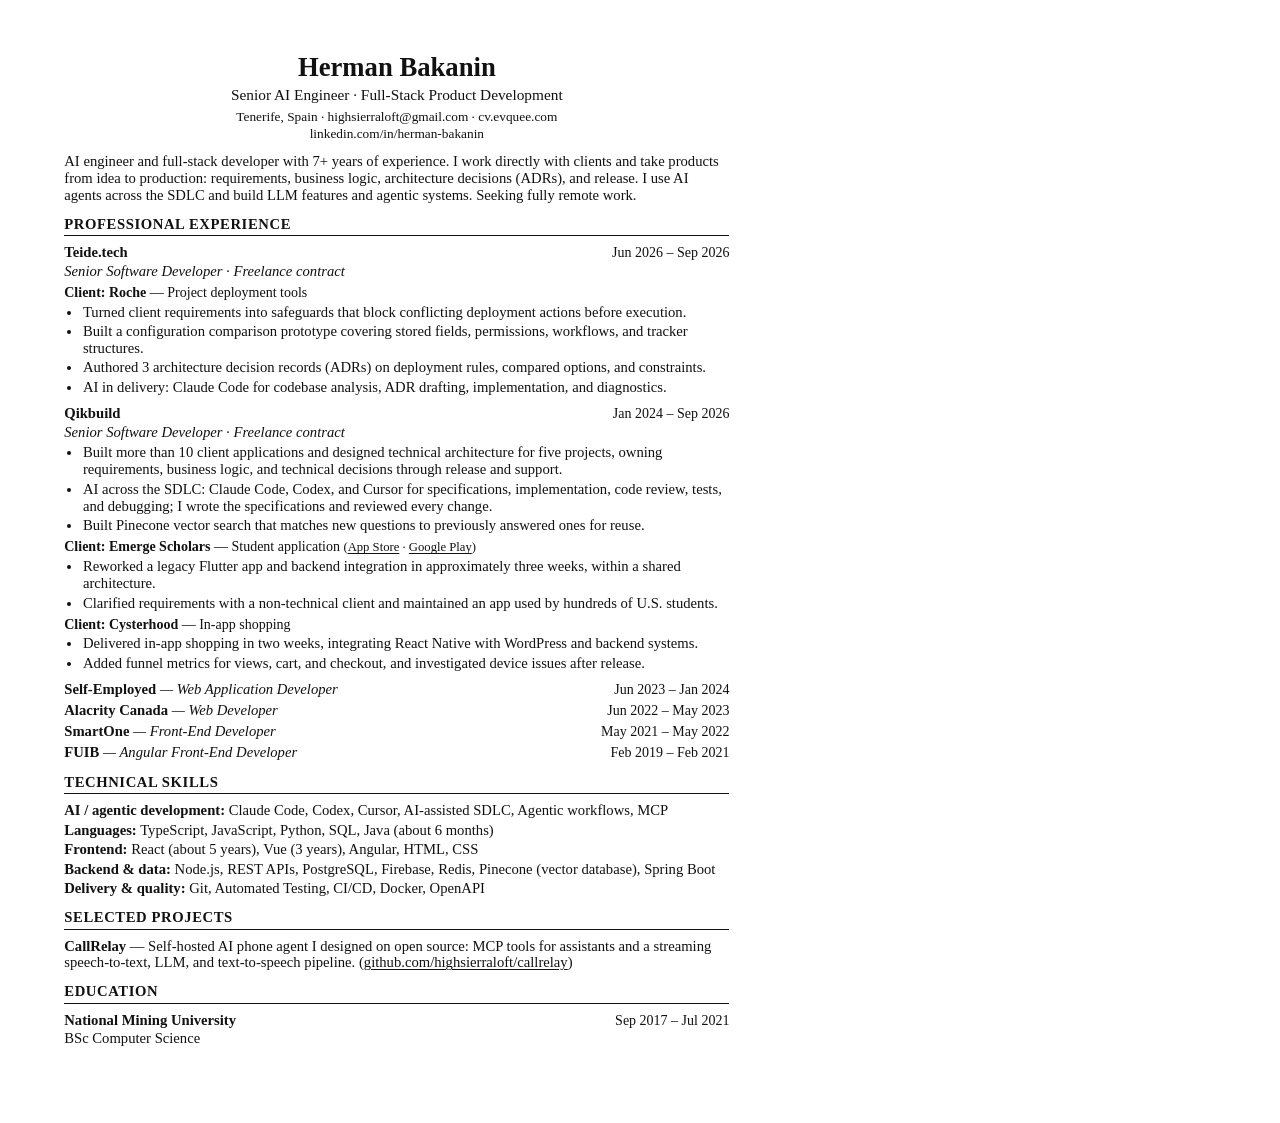
<file: print/index.html>
<!DOCTYPE html><html lang="en"><head><meta charset="UTF-8"><meta name="viewport" content="width=device-width, initial-scale=1"><meta name="description" content="I build AI features and the full-stack products around them, backed by 7+ years of experience. I own delivery from idea to production and use AI agents at every stage. My work includes more than 10 client applications, enterprise deployment tools for Roche, and a self-hosted AI phone agent. My stack includes React, Vue, Angular, TypeScript, and Python."><meta name="author" content="Herman Bakanin"><meta name="robots" content="index, follow, max-snippet:-1, max-image-preview:large"><link rel="canonical" href="https://cv.evquee.com/"><meta property="og:type" content="profile"><meta property="og:title" content="Herman Bakanin — Senior AI Engineer"><meta property="og:description" content="I build AI features and the full-stack products around them, backed by 7+ years of experience. I own delivery from idea to production and use AI agents at every stage. My work includes more than 10 client applications, enterprise deployment tools for Roche, and a self-hosted AI phone agent. My stack includes React, Vue, Angular, TypeScript, and Python."><meta property="og:url" content="https://cv.evquee.com/"><meta property="og:site_name" content="Herman Bakanin"><meta name="twitter:card" content="summary"><meta name="twitter:title" content="Herman Bakanin — Senior AI Engineer"><meta name="twitter:description" content="I build AI features and the full-stack products around them, backed by 7+ years of experience. I own delivery from idea to production and use AI agents at every stage. My work includes more than 10 client applications, enterprise deployment tools for Roche, and a self-hosted AI phone agent. My stack includes React, Vue, Angular, TypeScript, and Python."><script type="application/ld+json">{"@context":"https://schema.org","@type":"ProfilePage","@id":"https://cv.evquee.com/#profile","url":"https://cv.evquee.com/","name":"Herman Bakanin — Senior AI Engineer","inLanguage":"en","mainEntity":{"@type":"Person","@id":"https://cv.evquee.com/#person","name":"Herman Bakanin","url":"https://cv.evquee.com/","jobTitle":"Senior AI Engineer","description":"I build AI features and the full-stack products around them, backed by 7+ years of experience. I own delivery from idea to production and use AI agents at every stage. My work includes more than 10 client applications, enterprise deployment tools for Roche, and a self-hosted AI phone agent. My stack includes React, Vue, Angular, TypeScript, and Python.","email":"highsierraloft@gmail.com","homeLocation":{"@type":"Place","name":"Tenerife, Spain"},"sameAs":["https://www.linkedin.com/in/herman-bakanin/"],"knowsAbout":["Claude Code","Codex","Cursor","AI-assisted SDLC","Agentic workflows","MCP","TypeScript","JavaScript","Python","SQL","Java (about 6 months)","React (about 5 years)","Vue (3 years)","Angular","HTML","CSS","Node.js","REST APIs","PostgreSQL","Firebase","Redis","Pinecone (vector database)","Spring Boot","Git","Automated Testing","CI/CD","Docker","OpenAPI"]}}</script><link rel="icon" type="image/svg+xml" href="/favicon.svg" sizes="any"><title>Herman Bakanin — Senior AI Engineer — Print</title><style>:root{color-scheme:light;--color-canvas:#f8f9fb;--color-canvas-deep:#eef1f6;--color-surface:#fff;--color-structure:#e6ecfa;--color-structure-soft:#f0f2f6;--color-rule:#bdc8de;--color-text:#25324a;--color-text-strong:#07142d;--color-text-muted:#46546b;--color-text-subtle:#526079;--color-violet:#6546d6;--color-blue:#3659e3;--color-link:#2848c9;--color-client:#3343b8;--color-focus:#2848c9;--color-selection:#d9deff;--font-sans:"Manrope Variable", Manrope, system-ui, -apple-system, BlinkMacSystemFont, "Segoe UI", sans-serif;--font-size-entry:clamp(1rem, .96rem + .08vw, 1.02rem);--font-size-entry-nested:clamp(.9375rem, .9rem + .1vw, .98rem);--space-1:.25rem;--space-2:.5rem;--space-3:.75rem;--space-4:1rem;--space-5:1.5rem;--space-6:2rem;--space-7:3rem;--space-8:4.5rem;--radius-sm:.3rem;--radius-md:.7rem;--content-max:78rem;--section-content-max:46rem;--reading-max:72ch;--focus-ring-width:.1875rem;--focus-ring-offset:.1875rem;--motion-fast:.16s;--motion-medium:.36s;--motion-reveal:.52s;--ease-out:cubic-bezier(.22, 1, .36, 1)}@font-face{font-family:Manrope Variable;font-style:normal;font-display:swap;font-weight:200 800;src:url(/_astro/manrope-latin-wght-normal.DHIcAJRg.woff2)format("woff2-variations");unicode-range:U+??,U+131,U+152-153,U+2BB-2BC,U+2C6,U+2DA,U+2DC,U+304,U+308,U+329,U+2000-206F,U+20AC,U+2122,U+2191,U+2193,U+2212,U+2215,U+FEFF,U+FFFD}*,:before,:after{box-sizing:border-box}html{background:var(--color-canvas);min-width:320px;color:var(--color-text);font-family:var(--font-sans);font-synthesis:none;text-rendering:optimizelegibility}body{background:var(--color-canvas);min-height:100vh;color:var(--color-text);margin:0;font-size:clamp(.9375rem,.91rem + .12vw,1rem);line-height:1.65}h1,h2,h3,h4,p,ul,ol,dl,dd{margin-block:0}ul,ol{padding-inline-start:0}h1,h2,h3,h4{color:var(--color-text-strong);text-wrap:balance;font-weight:650;line-height:1.18}p,li,dd{text-wrap:pretty}a{color:inherit;overflow-wrap:anywhere;text-underline-offset:.2em;text-decoration-thickness:.08em}a:hover{color:var(--color-text-strong)}:focus-visible{border-radius:var(--radius-sm);outline:var(--focus-ring-width) solid var(--color-focus);outline-offset:var(--focus-ring-offset)}::selection{background:var(--color-selection);color:var(--color-text-strong)}@media (prefers-reduced-motion:reduce){html{scroll-behavior:auto}*,:before,:after{scroll-behavior:auto!important;transition-duration:.01ms!important;animation-duration:.01ms!important;animation-iteration-count:1!important}}
@page{size:A4;margin:0}html{color-scheme:light;background:#fff;width:210mm;min-width:210mm}body{color:#111;-webkit-print-color-adjust:exact;print-color-adjust:exact;background:#fff;width:210mm;min-width:210mm;min-height:0;margin:0;font-family:Times New Roman,Liberation Serif,Times,serif;font-size:11pt;line-height:1.15}[data-print-page]{color:#111;background:#fff;width:210mm;height:297mm;padding:14mm 17mm}.resume *,.resume :before,.resume :after{text-wrap:wrap;transition:none!important;animation:none!important}.resume a{color:inherit;overflow-wrap:normal;text-decoration:none}.resume p{margin:0}.resume-header{text-align:center;margin-bottom:9pt}.resume h1{color:inherit;margin:0 0 3pt;font-size:20pt;font-weight:700;line-height:1.1}.resume .resume-positioning{margin:0 0 4pt;font-size:11.5pt}.resume .resume-contact{margin:1pt 0;font-size:10pt}.resume .resume-summary{margin:0 0 8pt}.resume h2{color:inherit;font-size:11pt;font-weight:700;line-height:inherit;text-transform:uppercase;letter-spacing:.45pt;break-after:avoid;border-bottom:.5pt solid #111;margin:9pt 0 6pt;padding-bottom:2pt}.resume-entry{break-inside:avoid;margin:0 0 7pt}.resume-entry-head{justify-content:space-between;align-items:baseline;gap:10pt;display:flex}.resume h3{color:inherit;font-size:11pt;font-weight:700;line-height:inherit;margin:0}.resume-dates{white-space:nowrap;font-size:10.5pt}.resume .resume-role{margin:1pt 0 3pt;font-style:italic}.resume-entry--compact{margin-bottom:3pt}.resume-entry--compact h3{display:inline}.resume-compact-role{font-style:italic}.resume-project h3{display:inline}.resume-project-links a{text-underline-offset:1.5pt;text-decoration:underline}.resume-achievements{margin:2pt 0 0;padding-left:13pt}.resume-achievements li{orphans:2;widows:2;margin:0 0 2pt;padding-left:1pt}.resume .resume-client-label{margin:4pt 0 1pt;font-size:10.5pt}.resume strong{font-weight:700}.resume-client-links{white-space:nowrap;font-size:9.5pt;font-weight:400}.resume-client-links a{text-underline-offset:1.5pt;text-decoration:underline}.resume-skills p{margin:0 0 2pt}.resume-education .resume-role{margin-bottom:0;font-style:normal}
</style></head><body data-layout="print"><div data-print-page><div class="resume" data-cv-mode="print"><header class="resume-header"><h1>Herman Bakanin</h1><p class="resume-positioning">Senior AI Engineer · Full-Stack Product Development</p><p class="resume-contact">Tenerife, Spain · <a href="mailto:highsierraloft@gmail.com">highsierraloft@gmail.com</a> · <a href="https://cv.evquee.com/">cv.evquee.com</a></p><p class="resume-contact"><a href="https://www.linkedin.com/in/herman-bakanin/" rel="me">linkedin.com/in/herman-bakanin</a></p></header><main id="main-content"><p id="professional-summary" class="resume-summary">AI engineer and full-stack developer with 7+ years of experience. I work directly with clients and take products from idea to production: requirements, business logic, architecture decisions (ADRs), and release. I use AI agents across the SDLC and build LLM features and agentic systems. Seeking fully remote work.</p><section id="professional-experience" aria-labelledby="experience-heading"><h2 id="experience-heading">Professional Experience</h2><article class="resume-entry" aria-labelledby="experience-teide-tech-heading"><div class="resume-entry-head"><div class="resume-entry-title"><h3 id="experience-teide-tech-heading">Teide.tech</h3></div><span class="resume-dates"><time datetime="2026-06">Jun 2026</time> – <time datetime="2026-09">Sep 2026</time></span></div><p class="resume-role">Senior Software Developer · Freelance contract</p><div class="resume-client" data-engagement="roche-retina-ptcm-2"><p class="resume-client-label"><strong>Client: Roche</strong> — Project deployment tools</p><ul class="resume-achievements"><li>Turned client requirements into safeguards that block conflicting deployment actions before execution.</li><li>Built a configuration comparison prototype covering stored fields, permissions, workflows, and tracker structures.</li><li>Authored 3 architecture decision records (ADRs) on deployment rules, compared options, and constraints.</li><li>AI in delivery: Claude Code for codebase analysis, ADR drafting, implementation, and diagnostics.</li></ul></div></article><article class="resume-entry" aria-labelledby="experience-qikbuild-heading"><div class="resume-entry-head"><div class="resume-entry-title"><h3 id="experience-qikbuild-heading">Qikbuild</h3></div><span class="resume-dates"><time datetime="2024-01">Jan 2024</time> – <time datetime="2026-09">Sep 2026</time></span></div><p class="resume-role">Senior Software Developer · Freelance contract</p><ul class="resume-achievements"><li>Built more than 10 client applications and designed technical architecture for five projects, owning requirements, business logic, and technical decisions through release and support.</li><li>AI across the SDLC: Claude Code, Codex, and Cursor for specifications, implementation, code review, tests, and debugging; I wrote the specifications and reviewed every change.</li><li>Built Pinecone vector search that matches new questions to previously answered ones for reuse.</li></ul><div class="resume-client" data-engagement="emerge-scholars"><p class="resume-client-label"><strong>Client: Emerge Scholars</strong> — Student application <span class="resume-client-links">(<a href="https://apps.apple.com/us/app/emerge-scholars/id6745508336">App Store</a> · <a href="https://play.google.com/store/apps/details?id=com.emergescholars.studentapp">Google Play</a>)</span></p><ul class="resume-achievements"><li>Reworked a legacy Flutter app and backend integration in approximately three weeks, within a shared architecture.</li><li>Clarified requirements with a non-technical client and maintained an app used by hundreds of U.S. students.</li></ul></div><div class="resume-client" data-engagement="cysterhood"><p class="resume-client-label"><strong>Client: Cysterhood</strong> — In-app shopping</p><ul class="resume-achievements"><li>Delivered in-app shopping in two weeks, integrating React Native with WordPress and backend systems.</li><li>Added funnel metrics for views, cart, and checkout, and investigated device issues after release.</li></ul></div></article><article class="resume-entry resume-entry--compact" aria-labelledby="experience-self-employed-heading"><div class="resume-entry-head"><div class="resume-entry-title"><h3 id="experience-self-employed-heading">Self-Employed</h3><span class="resume-compact-role"> — Web Application Developer</span></div><span class="resume-dates"><time datetime="2023-06">Jun 2023</time> – <time datetime="2024-01">Jan 2024</time></span></div></article><article class="resume-entry resume-entry--compact" aria-labelledby="experience-alacrity-heading"><div class="resume-entry-head"><div class="resume-entry-title"><h3 id="experience-alacrity-heading"><a href="https://www.alacritycanada.com/">Alacrity Canada</a></h3><span class="resume-compact-role"> — Web Developer</span></div><span class="resume-dates"><time datetime="2022-06">Jun 2022</time> – <time datetime="2023-05">May 2023</time></span></div></article><article class="resume-entry resume-entry--compact" aria-labelledby="experience-smartone-heading"><div class="resume-entry-head"><div class="resume-entry-title"><h3 id="experience-smartone-heading"><a href="https://www.smartoneglobal.com/">SmartOne</a></h3><span class="resume-compact-role"> — Front-End Developer</span></div><span class="resume-dates"><time datetime="2021-05">May 2021</time> – <time datetime="2022-05">May 2022</time></span></div></article><article class="resume-entry resume-entry--compact" aria-labelledby="experience-fuib-heading"><div class="resume-entry-head"><div class="resume-entry-title"><h3 id="experience-fuib-heading"><a href="https://www.pumb.ua/en">FUIB</a></h3><span class="resume-compact-role"> — Angular Front-End Developer</span></div><span class="resume-dates"><time datetime="2019-02">Feb 2019</time> – <time datetime="2021-02">Feb 2021</time></span></div></article></section><section id="technical-skills" class="resume-skills" aria-labelledby="skills-heading"><h2 id="skills-heading">Technical Skills</h2><p class="skill-group"><strong>AI / agentic development:</strong> <span data-skill>Claude Code</span>, <span data-skill>Codex</span>, <span data-skill>Cursor</span>, <span data-skill>AI-assisted SDLC</span>, <span data-skill>Agentic workflows</span>, <span data-skill>MCP</span></p><p class="skill-group"><strong>Languages:</strong> <span data-skill>TypeScript</span>, <span data-skill>JavaScript</span>, <span data-skill>Python</span>, <span data-skill>SQL</span>, <span data-skill>Java (about 6 months)</span></p><p class="skill-group"><strong>Frontend:</strong> <span data-skill>React (about 5 years)</span>, <span data-skill>Vue (3 years)</span>, <span data-skill>Angular</span>, <span data-skill>HTML</span>, <span data-skill>CSS</span></p><p class="skill-group"><strong>Backend &amp; data:</strong> <span data-skill>Node.js</span>, <span data-skill>REST APIs</span>, <span data-skill>PostgreSQL</span>, <span data-skill>Firebase</span>, <span data-skill>Redis</span>, <span data-skill>Pinecone (vector database)</span>, <span data-skill>Spring Boot</span></p><p class="skill-group"><strong>Delivery &amp; quality:</strong> <span data-skill>Git</span>, <span data-skill>Automated Testing</span>, <span data-skill>CI/CD</span>, <span data-skill>Docker</span>, <span data-skill>OpenAPI</span></p></section><section id="selected-projects" aria-labelledby="projects-heading"><h2 id="projects-heading">Selected Projects</h2><article class="resume-entry resume-project"><h3>CallRelay</h3><span> — Self-hosted AI phone agent I designed on open source: MCP tools for assistants and a streaming speech-to-text, LLM, and text-to-speech pipeline.</span><span class="resume-project-links"> (<a href="https://github.com/highsierraloft/callrelay">github.com/highsierraloft/callrelay</a>)</span></article></section><section id="education" class="resume-education" aria-labelledby="education-heading"><h2 id="education-heading">Education</h2><article><div class="resume-entry-head"><h3>National Mining University</h3><span class="resume-dates"><time datetime="2017-09">Sep 2017</time> – <time datetime="2021-07">Jul 2021</time></span></div><p class="resume-role">BSc Computer Science</p></article></section></main></div></div></body></html>
</file>
<file: _astro/career.BRWRATtS.css>
.builder-experience{padding-top:3rem}.builder-experience__entries{margin-top:4.5rem}.builder-site .experience-entry{border-top:1px solid var(--builder-rule);padding-block:2.75rem}.builder-site .experience-entry:first-child{border-top:0;padding-top:0}.builder-site .engagement-tree,.builder-site .engagement-tree__children,.builder-site .achievement-list,.builder-site .project-links{list-style:none}.builder-site .entry-header{grid-template-columns:minmax(0,1fr) auto;align-items:start;gap:.5rem 2rem;display:grid}.builder-site .entry-header__title{min-width:0;font-size:1.25rem}.builder-site .entry-header h3{font-size:1.375rem;font-weight:650}.builder-site .entry-header h4{font-size:1.0625rem;font-weight:650}.builder-site .entry-header h3 a,.builder-site .entry-header h4 a{min-height:44px;text-decoration:underline;text-decoration-color:var(--builder-rule);text-underline-offset:.2em;align-items:center;display:inline-flex}.builder-site .entry-header__separator{display:none}.builder-site .entry-header__role{margin-top:.35rem;font-size:1rem;line-height:1.5}.builder-site .entry-work-arrangement{color:var(--builder-muted);margin-top:.5rem;font-size:.8125rem}.builder-site .date-range{color:var(--builder-muted);font-variant-numeric:tabular-nums;flex-wrap:wrap;align-items:center;gap:.35rem;margin-top:.25rem;font-size:.8125rem;display:inline-flex}.builder-site .date-range>.icon{display:none}.builder-site .tag-list{flex-wrap:wrap;gap:.4rem;margin-top:1rem;list-style:none;display:flex}.builder-site .tag-list li{background:var(--builder-panel);max-width:100%;color:var(--builder-muted);border-radius:5px;padding:.25rem .65rem;font-size:.75rem;line-height:1.5}.builder-site .achievement-list{gap:.5rem;max-width:75ch;margin-top:1rem;font-size:1rem;line-height:1.7;display:grid}.builder-site .achievement-list li{padding-left:1.1rem;position:relative}.builder-site .achievement-list li:before{background:var(--builder-muted);content:"";border-radius:50%;width:.25rem;height:.25rem;position:absolute;top:.72em;left:0}.builder-site .achievement-list strong{font-weight:580}.builder-site .engagement-tree__children{border-left:1px solid var(--builder-rule);gap:2rem;margin-top:2rem;padding-left:1.5rem;display:grid}.builder-site .engagement-tree__role{flex-wrap:wrap;align-items:baseline;gap:.5rem;display:flex}.builder-site .engagement-tree__relationship{color:var(--builder-muted);font-size:.8125rem}.builder-site .experience-projects{margin-top:1.75rem}.builder-site .project-entry>p{color:var(--builder-muted);margin-top:.75rem;font-size:1rem}.builder-site .project-links{flex-wrap:wrap;gap:.5rem 1.25rem;margin-top:.5rem;display:flex}.builder-site .project-links a{min-height:44px;color:var(--builder-blue);align-items:center;gap:.5rem;font-size:.875rem;display:inline-flex}.builder-site .project-links a:hover{text-decoration:underline}.builder-skills__groups{grid-template-columns:repeat(2,minmax(0,1fr));gap:2.75rem 5rem;margin-top:3.5rem;display:grid}.builder-site .education-entry .entry-header h3{align-items:center;gap:.5rem;font-size:1.125rem;display:flex}.career-content{padding:0 4.5rem 4rem}.career-content>section+section{border-top:1px solid var(--builder-rule);margin-top:3.5rem;padding-top:3rem}.career-content>section>h2{letter-spacing:-.02em;margin-bottom:2rem;font-size:1.5rem;line-height:1.2}.career-content .builder-experience{padding-top:0}.career-content .builder-experience__entries,.career-content .builder-skills__groups{margin-top:0}.career-content .skill-group h3{font-size:1.125rem;font-weight:650}.career-content .skill-group .tag-list{gap:.5rem 1.25rem}.career-content .skill-group .tag-list li{background:0 0;padding:0;font-size:1rem}.career-content .education-entry h3{font-size:1.25rem}@media (width<=760px){.builder-experience__entries{margin-top:3rem}.builder-site .entry-header{grid-template-columns:1fr;gap:.75rem}.builder-site .date-range{justify-self:start;margin:0}.builder-site .engagement-tree__children{padding-left:1rem}.builder-skills__groups{grid-template-columns:1fr;gap:2rem;margin-top:2.5rem}.career-content{padding:0 1.5rem 2.5rem}.case-dialog:has(.career-body){border-radius:0;width:100%;height:100dvh;max-height:100dvh}.career-body .case-toolbar{padding-top:max(.5rem, env(safe-area-inset-top))}.career-content{padding-bottom:max(2.5rem, env(safe-area-inset-bottom))}}
</file>
